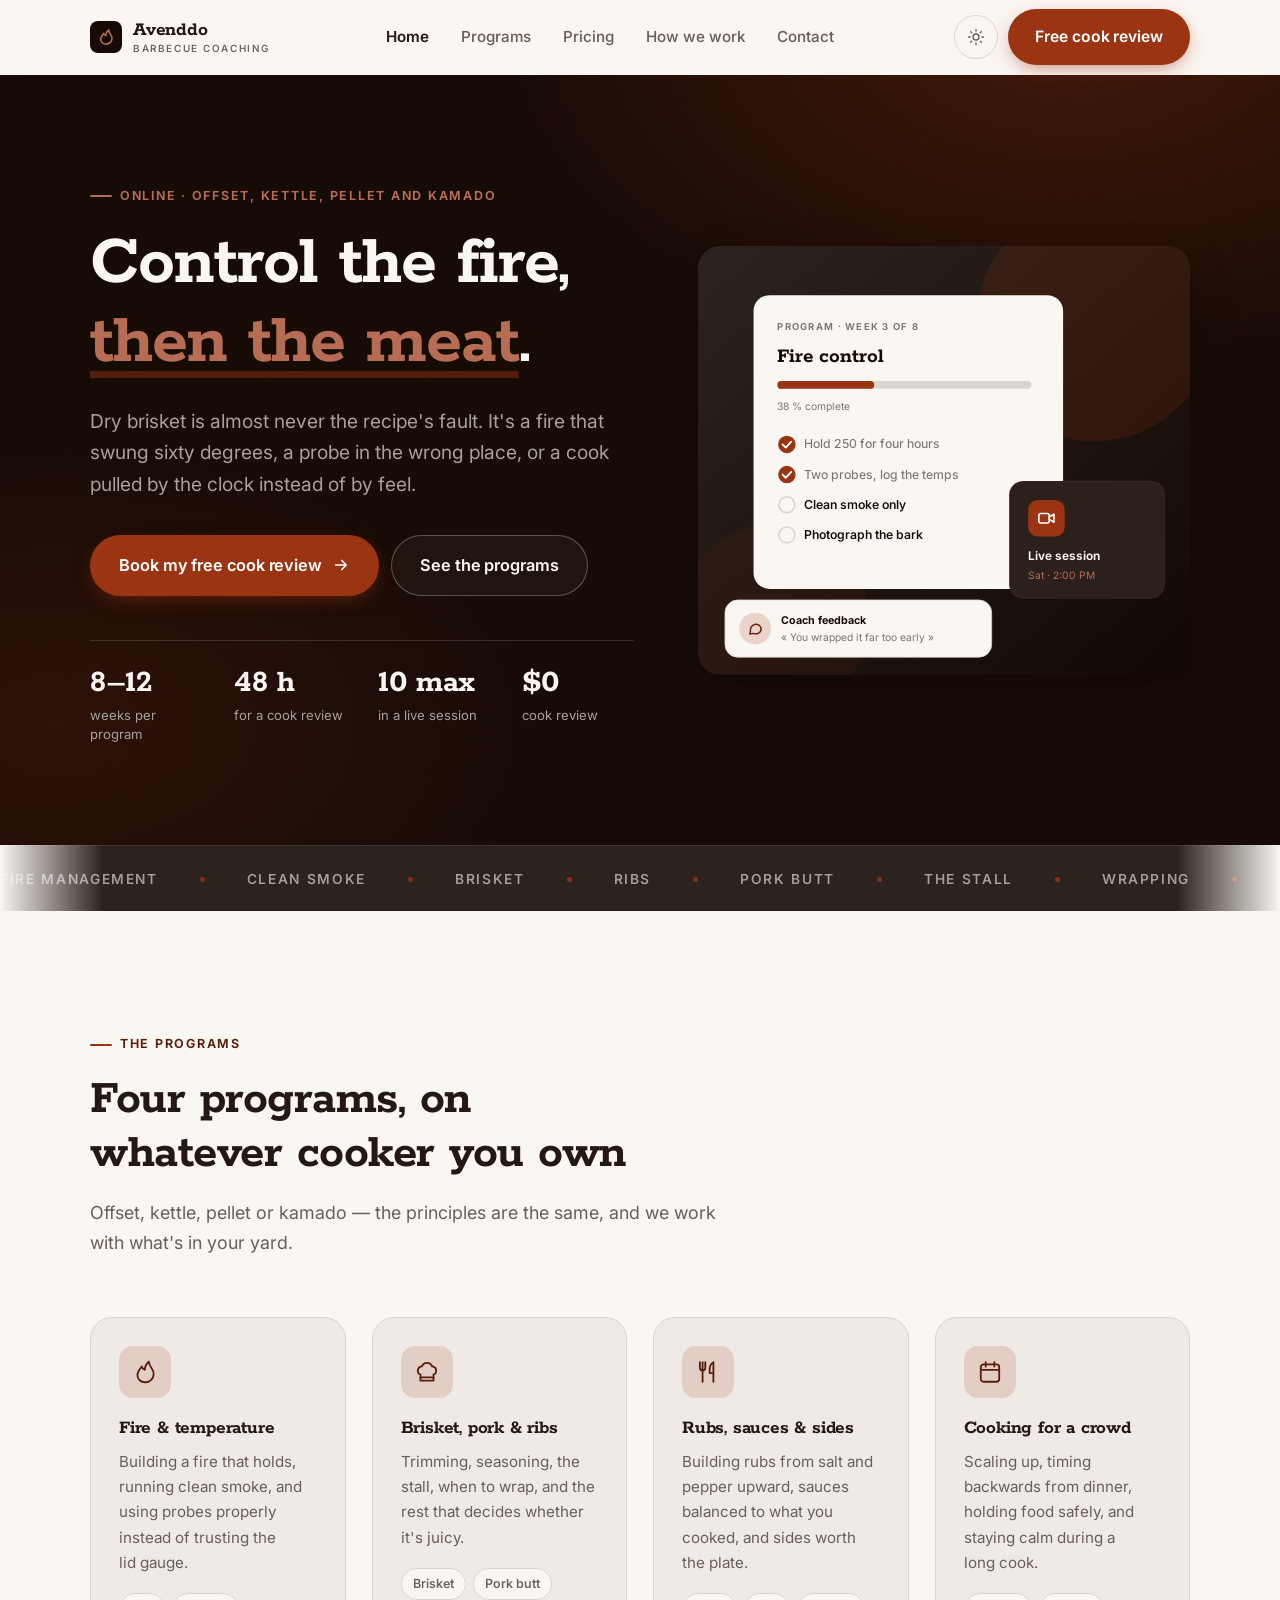
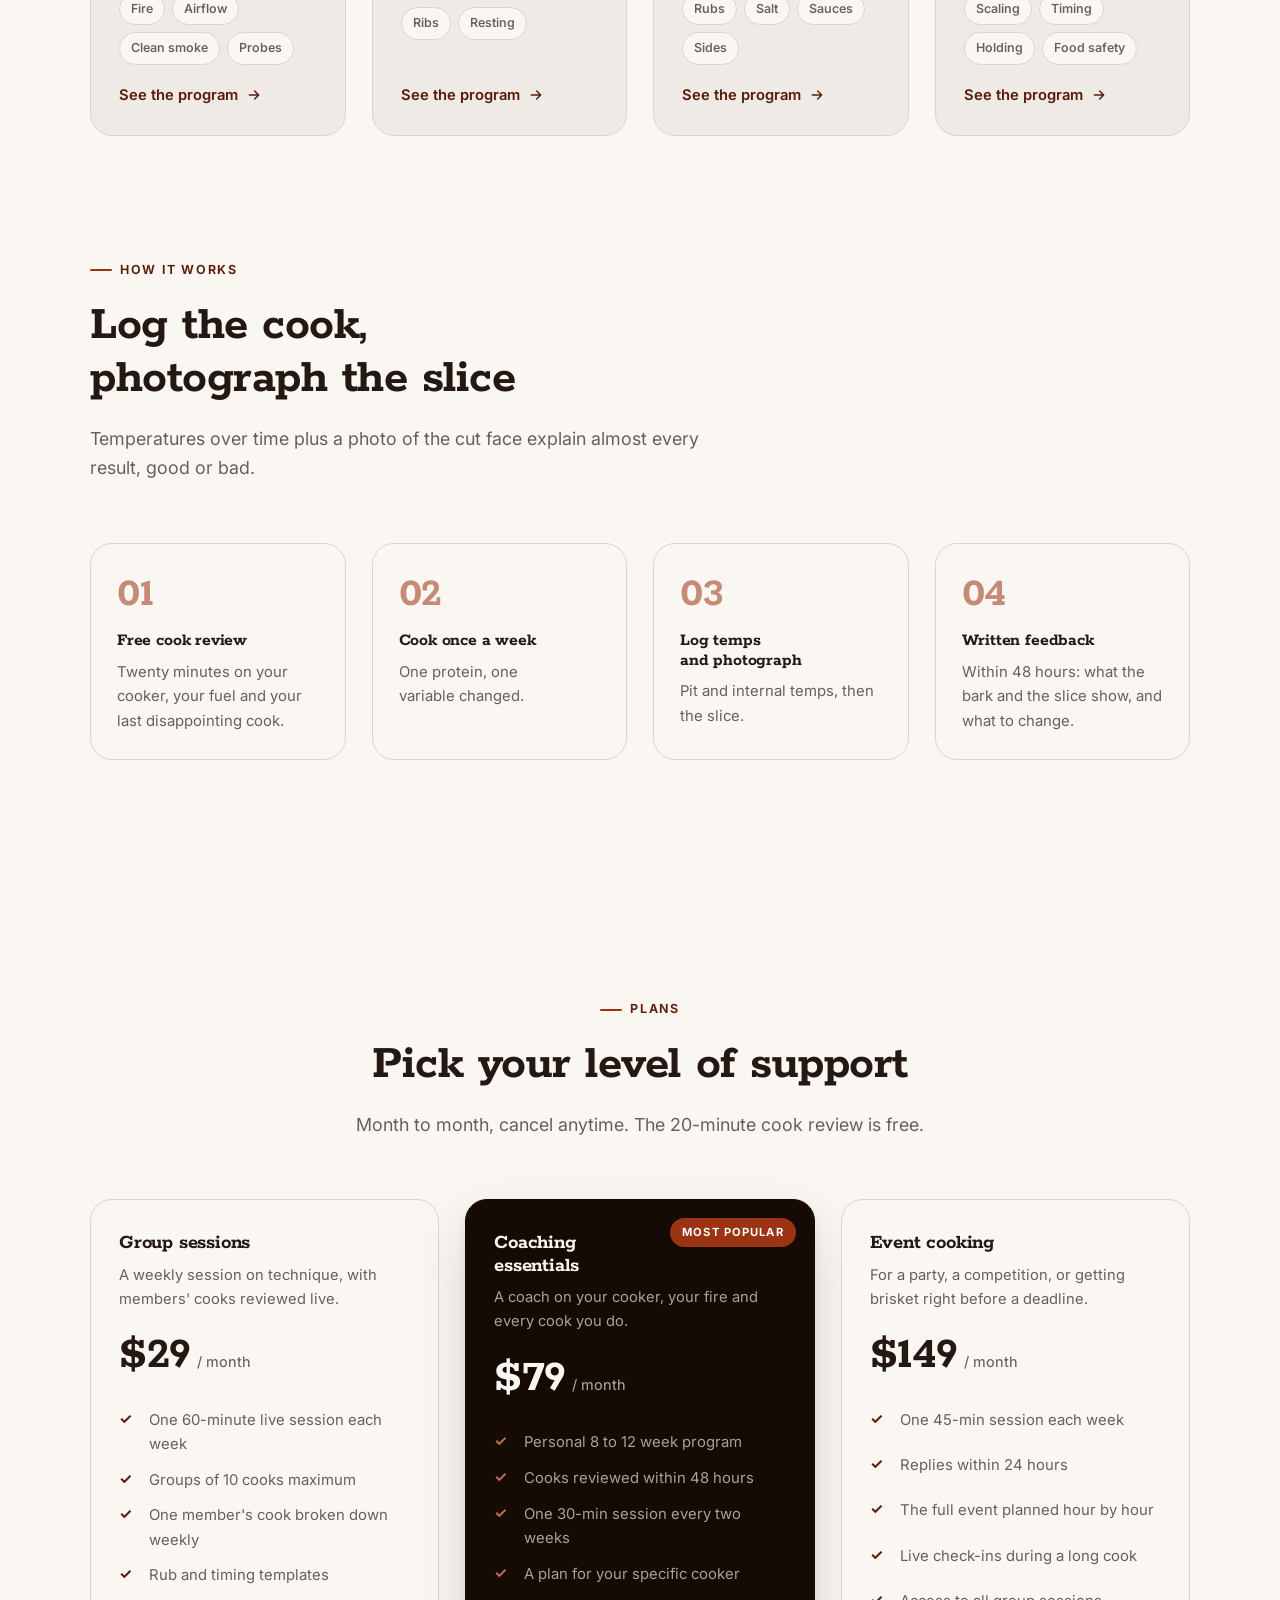
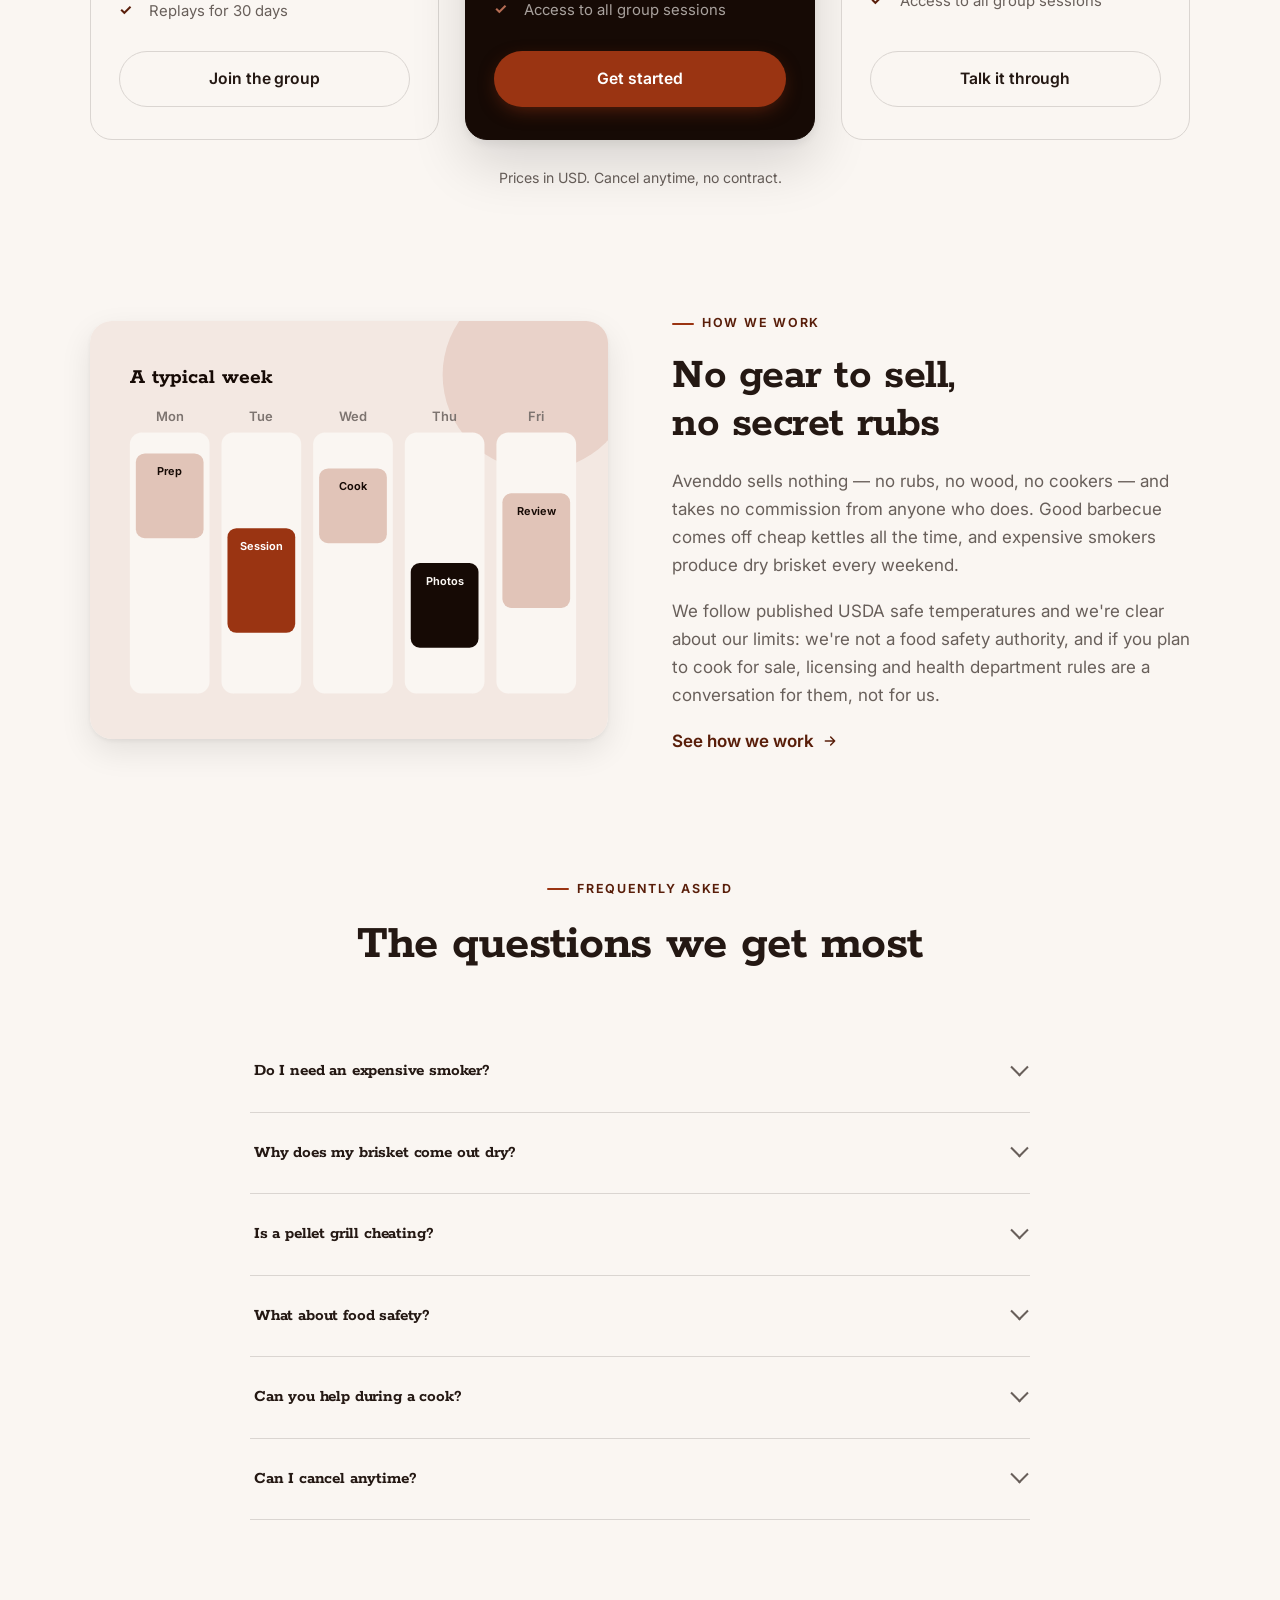
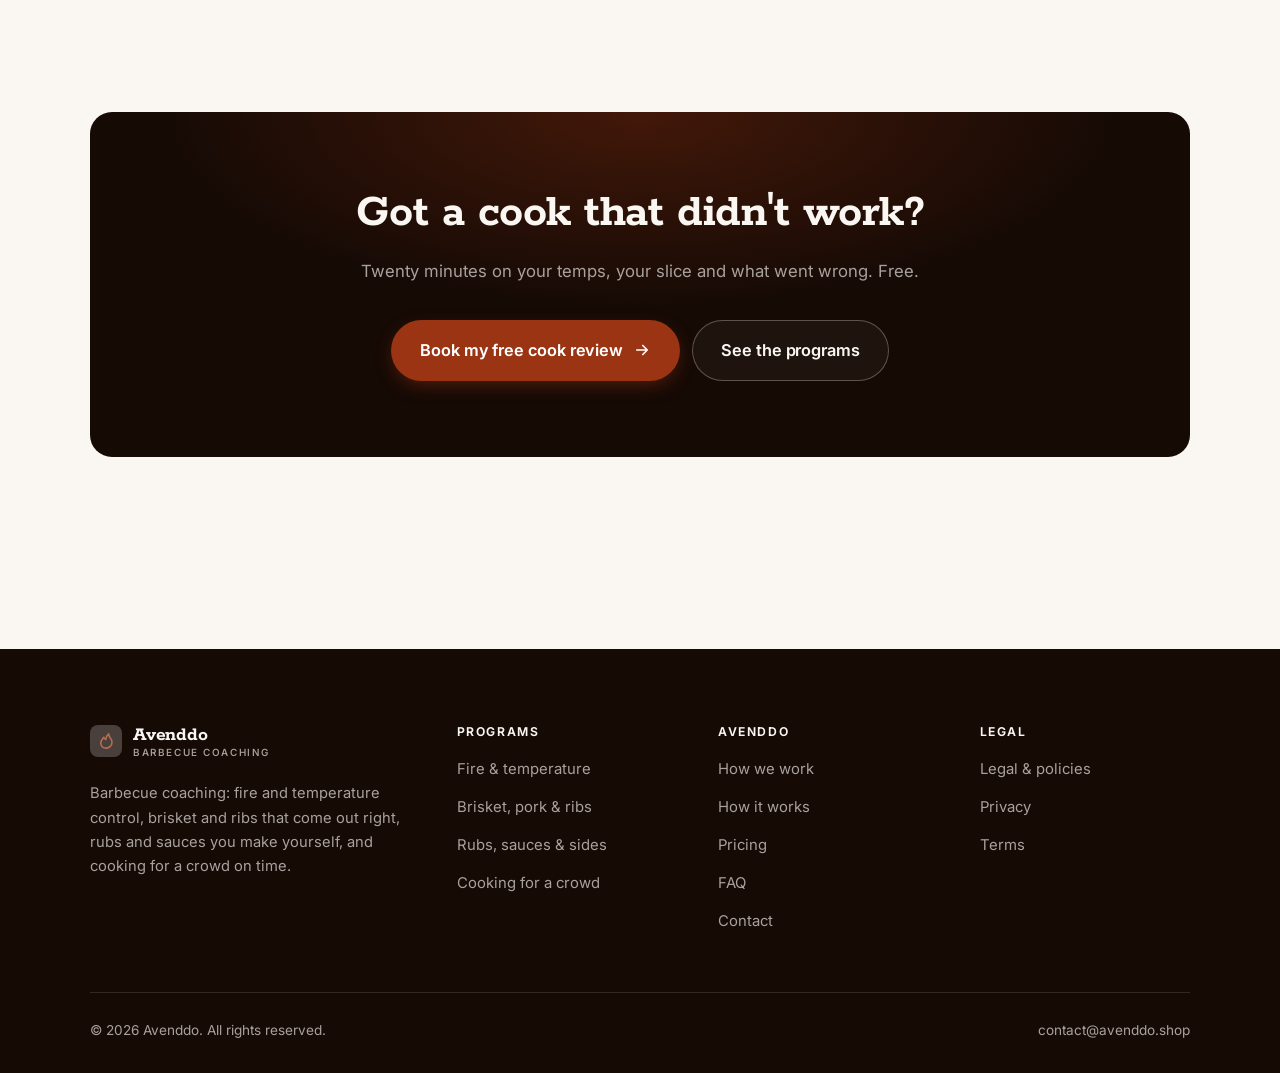
<file: index.html>
<!DOCTYPE html>
<html lang="en" class="no-js">
<head>
<meta charset="utf-8">
<meta name="viewport" content="width=device-width, initial-scale=1">
<title>Avenddo — Barbecue coaching: control the fire, then the meat</title>
<meta name="description" content="Online barbecue and smoking coaching: temperature control on any smoker, brisket, pork and ribs, rubs and sauces, and cooking for a crowd. Photo review of every cook.">
<link rel="canonical" href="https://avenddo.shop/">

<meta property="og:type" content="website">
<meta property="og:url" content="https://avenddo.shop/">
<meta property="og:site_name" content="Avenddo">
<meta property="og:locale" content="en_US">
<meta property="og:title" content="Avenddo — Barbecue coaching: control the fire, then the meat">
<meta property="og:description" content="Online barbecue and smoking coaching: temperature control on any smoker, brisket, pork and ribs, rubs and sauces, and cooking for a crowd. Photo review of every cook.">
<meta name="theme-color" content="#160a05">

<link rel="icon" href="assets/img/favicon.svg" type="image/svg+xml">
<link rel="preconnect" href="https://fonts.googleapis.com">
<link rel="preconnect" href="https://fonts.gstatic.com" crossorigin>
<link rel="stylesheet" href="https://fonts.googleapis.com/css2?family=Rokkitt:wght@400..700&family=Inter:wght@400..700&display=swap">
<link rel="stylesheet" href="assets/css/style.css">

<!-- Thème appliqué avant le premier rendu (évite le flash) -->
<script>
document.documentElement.classList.remove('no-js');
(function(){try{var t=localStorage.getItem('site-theme');if(t){document.documentElement.setAttribute('data-theme',t);}}catch(e){}})();
</script>
<script type="application/ld+json">
{
  "@context": "https://schema.org",
  "@type": "Organization",
  "name": "Avenddo",
  "url": "https://avenddo.shop/",
  "email": "contact@avenddo.shop",
  "description": "Online barbecue and smoking coaching: temperature control on any smoker, brisket, pork and ribs, rubs and sauces, and cooking for a crowd. Photo review of every cook.",
  "areaServed": "US",
  "knowsLanguage": "en"
}
</script>
</head>

<body>
<a class="skip-link" href="#main">Skip to main content</a>

<header class="site-header">
  <nav class="wrap nav" aria-label="Main navigation">
    <a class="brand" href="index.html">
      <svg class="brand__mark" viewBox="0 0 64 64" aria-hidden="true">
        <rect class="bm-bg" width="64" height="64" rx="16"/>
        <g class="bm-ic" transform="translate(14 14) scale(1.5)" fill="none" stroke-width="2.1" stroke-linecap="round" stroke-linejoin="round"><path d="M12 21.5c-4 0-7-2.8-7-6.7 0-3.4 2.4-5.6 4-7.8.6 1.6 1.6 2.6 2.8 3 .2-3.1 1.4-5.6 3.7-7.5.3 3 1.6 4.8 3 6.7 1.1 1.5 1.5 3 1.5 4.6 0 4.2-3.3 7.7-8 7.7z"/></g>
      </svg>
      <span>Avenddo<span class="brand__sub">Barbecue coaching</span></span>
    </a>

    <ul class="nav__links" id="nav-links">
      <li><a href="index.html" aria-current="page">Home</a></li>
      <li><a href="programs.html">Programs</a></li>
      <li><a href="index.html#pricing">Pricing</a></li>
      <li><a href="about.html">How we work</a></li>
      <li><a href="contact.html">Contact</a></li>
      <li><a class="btn btn--primary" href="contact.html">Free cook review</a></li>
    </ul>

    <div class="nav__cta">
      <button class="theme-toggle" type="button" aria-label="Switch to dark theme">
        <svg class="icon-sun" viewBox="0 0 24 24" fill="none" stroke="currentColor" stroke-width="1.8" stroke-linecap="round" aria-hidden="true"><circle cx="12" cy="12" r="4"/><path d="M12 2v2m0 16v2M2 12h2m16 0h2M4.9 4.9l1.4 1.4m11.4 11.4 1.4 1.4M19.1 4.9l-1.4 1.4M6.3 17.7l-1.4 1.4"/></svg>
        <svg class="icon-moon" viewBox="0 0 24 24" fill="none" stroke="currentColor" stroke-width="1.8" stroke-linecap="round" stroke-linejoin="round" aria-hidden="true"><path d="M21 12.8A9 9 0 1 1 11.2 3a7 7 0 0 0 9.8 9.8z"/></svg>
      </button>
      <a class="btn btn--primary" href="contact.html">Free cook review</a>
      <button class="nav__toggle" type="button" aria-expanded="false" aria-controls="nav-links" aria-label="Open menu">
        <svg class="icon-open" viewBox="0 0 24 24" fill="none" stroke="currentColor" stroke-width="2" stroke-linecap="round" aria-hidden="true"><path d="M3 6h18M3 12h18M3 18h18"/></svg>
        <svg class="icon-close" viewBox="0 0 24 24" fill="none" stroke="currentColor" stroke-width="2" stroke-linecap="round" aria-hidden="true"><path d="M6 6l12 12M18 6L6 18"/></svg>
      </button>
    </div>
  </nav>
</header>

<main id="main">

<section class="hero">
  <div class="wrap hero__inner">
    <div>
      <span class="eyebrow hero__eyebrow">Online · Offset, kettle, pellet and kamado</span>
      <h1>Control the fire,<br> <em>then the meat</em>.</h1>
      <p class="hero__lede">Dry brisket is almost never the recipe's fault. It's a fire that swung sixty degrees, a probe in the wrong place, or a cook pulled by the clock instead of by feel.</p>

      <div class="hero__actions">
        <a class="btn btn--primary btn--lg" href="contact.html">Book my free cook review <svg viewBox="0 0 24 24" fill="none" stroke="currentColor" stroke-width="2.2" stroke-linecap="round" stroke-linejoin="round" aria-hidden="true"><path d="M5 12h14M13 6l6 6-6 6"/></svg></a>
        <a class="btn btn--on-dark btn--lg" href="programs.html">See the programs</a>
      </div>

      <ul class="hero__proof">
        <li><span class="stat__num">8–12</span><span class="stat__label">weeks per program</span></li>
        <li><span class="stat__num">48 h</span><span class="stat__label">for a cook review</span></li>
        <li><span class="stat__num">10 max</span><span class="stat__label">in a live session</span></li>
        <li><span class="stat__num">$0</span><span class="stat__label">cook review</span></li>
      </ul>
    </div>

    <div class="hero__art">
      <svg viewBox="0 0 620 540" role="img" aria-label="A barbecue program in week 3 of 8, showing this week's cook, the next live session and coach feedback.">
        <defs>
          <linearGradient id="hbg" x1="0" y1="0" x2="1" y2="1">
            <stop offset="0" stop-color="#2d231e"/><stop offset="1" stop-color="#120804"/>
          </linearGradient>
        </defs>
        <rect width="620" height="540" rx="22" fill="url(#hbg)"/>
        <circle cx="500" cy="96" r="150" fill="#9a3412" opacity=".16"/>
        <circle cx="96" cy="470" r="120" fill="#9a3412" opacity=".08"/>

        <g style="font-family: var(--font-body)">
          <!-- Carte programme -->
          <rect x="70" y="62" width="390" height="370" rx="20" fill="#faf6f2"/>
          <text x="100" y="106" font-size="12" font-weight="650" letter-spacing="1.6" fill="#7d7470">PROGRAM · WEEK 3 OF 8</text>
          <text x="100" y="146" font-size="27" font-weight="700" fill="#160a05" style="font-family: var(--font-display)">Fire control</text>
          <rect x="100" y="170" width="320" height="10" rx="5" fill="#dad5d1"/>
          <rect x="100" y="170" width="122" height="10" rx="5" fill="#9a3412"/>
          <text x="100" y="206" font-size="13" fill="#7d7470">38 % complete</text>
          <circle cx="112" cy="250" r="11" fill="#9a3412"/><path d="M106.5 250l4 4 7-7.5" fill="none" stroke="#ffffff" stroke-width="2.4" stroke-linecap="round" stroke-linejoin="round"/><text x="134" y="255" font-size="15.5" fill="#7d7470" font-weight="450">Hold 250 for four hours</text>
          <circle cx="112" cy="288" r="11" fill="#9a3412"/><path d="M106.5 288l4 4 7-7.5" fill="none" stroke="#ffffff" stroke-width="2.4" stroke-linecap="round" stroke-linejoin="round"/><text x="134" y="293" font-size="15.5" fill="#7d7470" font-weight="450">Two probes, log the temps</text>
          <circle cx="112" cy="326" r="10" fill="none" stroke="#dad5d1" stroke-width="2"/><text x="134" y="331" font-size="15.5" fill="#160a05" font-weight="560">Clean smoke only</text>
          <circle cx="112" cy="364" r="10" fill="none" stroke="#dad5d1" stroke-width="2"/><text x="134" y="369" font-size="15.5" fill="#160a05" font-weight="560">Photograph the bark</text>

          <!-- Carte séance -->
          <rect x="392" y="296" width="196" height="148" rx="18" fill="#2b201c" stroke="#ffffff" stroke-opacity=".08"/>
          <rect x="416" y="320" width="46" height="46" rx="12" fill="#9a3412"/>
          <g transform="translate(427 331)" fill="none" stroke="#ffffff" color="#ffffff" stroke-width="2" stroke-linecap="round" stroke-linejoin="round"><rect x="2.5" y="6" width="13" height="12" rx="2.5"/><path d="M15.5 10.5 21.5 7v10l-6-3.5z"/></g>
          <text x="416" y="396" font-size="15" font-weight="650" fill="#faf6f2">Live session</text>
          <text x="416" y="420" font-size="13" fill="#b66d54">Sat · 2:00 PM</text>

          <!-- Retour du coach -->
          <rect x="34" y="446" width="336" height="72" rx="16" fill="#faf6f2" stroke="#dad5d1"/>
          <circle cx="72" cy="482" r="20" fill="#e9d3ca"/>
          <g transform="translate(62 472) scale(.84)" fill="none" stroke="#64220c" stroke-width="2.2" stroke-linecap="round" stroke-linejoin="round"><path d="M21 12a8 8 0 0 1-11.6 7.1L4 20l1-4.6A8 8 0 1 1 21 12z"/></g>
          <text x="104" y="476" font-size="13.5" font-weight="700" fill="#160a05">Coach feedback</text>
          <text x="104" y="498" font-size="13" fill="#7d7470">« You wrapped it far too early »</text>
        </g>
      </svg>
    </div>
  </div>
</section>

<div class="marquee" aria-hidden="true">
  <div class="marquee__track"><span>Fire management</span><span>Clean smoke</span><span>Brisket</span><span>Ribs</span><span>Pork butt</span><span>The stall</span><span>Wrapping</span><span>Bark</span><span>Rubs</span><span>Resting</span><span>Fire management</span><span>Clean smoke</span><span>Brisket</span><span>Ribs</span><span>Pork butt</span><span>The stall</span><span>Wrapping</span><span>Bark</span><span>Rubs</span><span>Resting</span></div>
</div>

<section class="section wrap" id="programs">
  <div class="section-head reveal">
    <span class="eyebrow">The programs</span>
    <h2>Four programs, on whatever cooker you own</h2>
    <p>Offset, kettle, pellet or kamado — the principles are the same, and we work with what's in your yard.</p>
  </div>
  <div class="grid grid--4 reveal-group">
    <a class="card" href="programs.html#fire">
      <div class="card__icon"><svg viewBox="0 0 24 24" fill="none" stroke="currentColor" stroke-width="1.7" stroke-linecap="round" stroke-linejoin="round" aria-hidden="true"><path d="M12 21.5c-4 0-7-2.8-7-6.7 0-3.4 2.4-5.6 4-7.8.6 1.6 1.6 2.6 2.8 3 .2-3.1 1.4-5.6 3.7-7.5.3 3 1.6 4.8 3 6.7 1.1 1.5 1.5 3 1.5 4.6 0 4.2-3.3 7.7-8 7.7z"/></svg></div>
      <h3>Fire &amp; temperature</h3>
      <p>Building a fire that holds, running clean smoke, and using probes properly instead of trusting the lid gauge.</p>
      <ul class="tags"><li>Fire</li><li>Airflow</li><li>Clean smoke</li><li>Probes</li></ul>
      <span class="arrow-link">See the program <svg viewBox="0 0 24 24" fill="none" stroke="currentColor" stroke-width="2.2" stroke-linecap="round" stroke-linejoin="round" aria-hidden="true"><path d="M5 12h14M13 6l6 6-6 6"/></svg></span>
    </a>
    <a class="card" href="programs.html#meats">
      <div class="card__icon"><svg viewBox="0 0 24 24" fill="none" stroke="currentColor" stroke-width="1.7" stroke-linecap="round" stroke-linejoin="round" aria-hidden="true"><path d="M6 14.5A4 4 0 0 1 7.3 6.8a5 5 0 0 1 9.4 0A4 4 0 0 1 18 14.5V20H6z"/><path d="M6 17h12"/></svg></div>
      <h3>Brisket, pork &amp; ribs</h3>
      <p>Trimming, seasoning, the stall, when to wrap, and the rest that decides whether it's juicy.</p>
      <ul class="tags"><li>Brisket</li><li>Pork butt</li><li>Ribs</li><li>Resting</li></ul>
      <span class="arrow-link">See the program <svg viewBox="0 0 24 24" fill="none" stroke="currentColor" stroke-width="2.2" stroke-linecap="round" stroke-linejoin="round" aria-hidden="true"><path d="M5 12h14M13 6l6 6-6 6"/></svg></span>
    </a>
    <a class="card" href="programs.html#flavor">
      <div class="card__icon"><svg viewBox="0 0 24 24" fill="none" stroke="currentColor" stroke-width="1.7" stroke-linecap="round" stroke-linejoin="round" aria-hidden="true"><path d="M7 3v8M4.5 3v5a2.5 2.5 0 0 0 5 0V3M7 11v10M17 21V3c-2.2 1.2-3.5 3.6-3.5 7v3H17"/></svg></div>
      <h3>Rubs, sauces &amp; sides</h3>
      <p>Building rubs from salt and pepper upward, sauces balanced to what you cooked, and sides worth the plate.</p>
      <ul class="tags"><li>Rubs</li><li>Salt</li><li>Sauces</li><li>Sides</li></ul>
      <span class="arrow-link">See the program <svg viewBox="0 0 24 24" fill="none" stroke="currentColor" stroke-width="2.2" stroke-linecap="round" stroke-linejoin="round" aria-hidden="true"><path d="M5 12h14M13 6l6 6-6 6"/></svg></span>
    </a>
    <a class="card" href="programs.html#crowd">
      <div class="card__icon"><svg viewBox="0 0 24 24" fill="none" stroke="currentColor" stroke-width="1.7" stroke-linecap="round" stroke-linejoin="round" aria-hidden="true"><rect x="3.5" y="5" width="17" height="16" rx="2.5"/><path d="M8 3v4M16 3v4M3.5 10h17"/></svg></div>
      <h3>Cooking for a crowd</h3>
      <p>Scaling up, timing backwards from dinner, holding food safely, and staying calm during a long cook.</p>
      <ul class="tags"><li>Scaling</li><li>Timing</li><li>Holding</li><li>Food safety</li></ul>
      <span class="arrow-link">See the program <svg viewBox="0 0 24 24" fill="none" stroke="currentColor" stroke-width="2.2" stroke-linecap="round" stroke-linejoin="round" aria-hidden="true"><path d="M5 12h14M13 6l6 6-6 6"/></svg></span>
    </a>
  </div>
</section>

<section class="section section--flush wrap" id="how-it-works">
  <div class="section-head reveal">
    <span class="eyebrow">How it works</span>
    <h2>Log the cook, photograph the slice</h2>
    <p>Temperatures over time plus a photo of the cut face explain almost every result, good or bad.</p>
  </div>
  <div class="grid grid--4 steps reveal-group">
    <article class="step">
      <h3>Free cook review</h3>
      <p>Twenty minutes on your cooker, your fuel and your last disappointing cook.</p>
    </article>
    <article class="step">
      <h3>Cook once a week</h3>
      <p>One protein, one variable changed.</p>
    </article>
    <article class="step">
      <h3>Log temps and photograph</h3>
      <p>Pit and internal temps, then the slice.</p>
    </article>
    <article class="step">
      <h3>Written feedback</h3>
      <p>Within 48 hours: what the bark and the slice show, and what to change.</p>
    </article>
  </div>
</section>

<section class="section wrap" id="pricing">
  <div class="section-head section-head--center reveal">
    <span class="eyebrow">Plans</span>
    <h2>Pick your level of support</h2>
    <p>Month to month, cancel anytime. The 20-minute cook review is free.</p>
  </div>
  <div class="grid grid--3 plans reveal-group">
    <article class="plan">
      
      <h3>Group sessions</h3>
      <p class="plan__desc">A weekly session on technique, with members' cooks reviewed live.</p>
      <p class="plan__price">$29<span class="plan__period">/ month</span></p>
      <ul class="plan__features">
        <li>One 60-minute live session each week</li>
        <li>Groups of 10 cooks maximum</li>
        <li>One member's cook broken down weekly</li>
        <li>Rub and timing templates</li>
        <li>Replays for 30 days</li>
      </ul>
      <a class="btn btn--ghost btn--block" href="contact.html">Join the group</a>
    </article>
    <article class="plan plan--featured">
      <span class="plan__tag">Most popular</span>
      <h3>Coaching essentials</h3>
      <p class="plan__desc">A coach on your cooker, your fire and every cook you do.</p>
      <p class="plan__price">$79<span class="plan__period">/ month</span></p>
      <ul class="plan__features">
        <li>Personal 8 to 12 week program</li>
        <li>Cooks reviewed within 48 hours</li>
        <li>One 30-min session every two weeks</li>
        <li>A plan for your specific cooker</li>
        <li>Access to all group sessions</li>
      </ul>
      <a class="btn btn--primary btn--block" href="contact.html">Get started</a>
    </article>
    <article class="plan">
      
      <h3>Event cooking</h3>
      <p class="plan__desc">For a party, a competition, or getting brisket right before a deadline.</p>
      <p class="plan__price">$149<span class="plan__period">/ month</span></p>
      <ul class="plan__features">
        <li>One 45-min session each week</li>
        <li>Replies within 24 hours</li>
        <li>The full event planned hour by hour</li>
        <li>Live check-ins during a long cook</li>
        <li>Access to all group sessions</li>
      </ul>
      <a class="btn btn--ghost btn--block" href="contact.html">Talk it through</a>
    </article>
  </div>
  <p class="plans-note">Prices in USD. Cancel anytime, no contract.</p>
</section>

<section class="section section--flush wrap">
  <div class="split reveal">
    <div class="split__art">
      <svg viewBox="0 0 520 420" role="img" aria-label="Example of a typical week: Prep, Session, Cook, Photos, Review.">
        <rect width="520" height="420" rx="20" fill="#f3e8e2"/>
        <circle cx="450" cy="54" r="96" fill="#9a3412" opacity=".12"/>
        <g style="font-family: var(--font-body)">
        <text x="40" y="62" font-size="22" font-weight="700" fill="#160a05" style="font-family: var(--font-display)">A typical week</text>
        <text x="80" y="100" text-anchor="middle" font-size="13" font-weight="600" fill="#7d7470">Mon</text>
        <rect x="40" y="112" width="80" height="262" rx="12" fill="#faf6f2"/>
        <rect x="46" y="133" width="68" height="85" rx="9" fill="#e1c4b8"/>
        <text x="80" y="155" text-anchor="middle" font-size="11" font-weight="650" fill="#160a05">Prep</text>
        <text x="172" y="100" text-anchor="middle" font-size="13" font-weight="600" fill="#7d7470">Tue</text>
        <rect x="132" y="112" width="80" height="262" rx="12" fill="#faf6f2"/>
        <rect x="138" y="208" width="68" height="105" rx="9" fill="#9a3412"/>
        <text x="172" y="230" text-anchor="middle" font-size="11" font-weight="650" fill="#ffffff">Session</text>
        <text x="264" y="100" text-anchor="middle" font-size="13" font-weight="600" fill="#7d7470">Wed</text>
        <rect x="224" y="112" width="80" height="262" rx="12" fill="#faf6f2"/>
        <rect x="230" y="148" width="68" height="75" rx="9" fill="#e1c4b8"/>
        <text x="264" y="170" text-anchor="middle" font-size="11" font-weight="650" fill="#160a05">Cook</text>
        <text x="356" y="100" text-anchor="middle" font-size="13" font-weight="600" fill="#7d7470">Thu</text>
        <rect x="316" y="112" width="80" height="262" rx="12" fill="#faf6f2"/>
        <rect x="322" y="243" width="68" height="85" rx="9" fill="#160a05"/>
        <text x="356" y="265" text-anchor="middle" font-size="11" font-weight="650" fill="#faf6f2">Photos</text>
        <text x="448" y="100" text-anchor="middle" font-size="13" font-weight="600" fill="#7d7470">Fri</text>
        <rect x="408" y="112" width="80" height="262" rx="12" fill="#faf6f2"/>
        <rect x="414" y="173" width="68" height="115" rx="9" fill="#e1c4b8"/>
        <text x="448" y="195" text-anchor="middle" font-size="11" font-weight="650" fill="#160a05">Review</text>
        </g>
      </svg>
    </div>
    <div>
      <span class="eyebrow">How we work</span>
      <h2>No gear to sell, no secret rubs</h2>
      <p>Avenddo sells nothing — no rubs, no wood, no cookers — and takes no commission from anyone who does. Good barbecue comes off cheap kettles all the time, and expensive smokers produce dry brisket every weekend.</p>
      <p>We follow published USDA safe temperatures and we're clear about our limits: we're not a food safety authority, and if you plan to cook for sale, licensing and health department rules are a conversation for them, not for us.</p>
      <p><a class="arrow-link" href="about.html">See how we work <svg viewBox="0 0 24 24" fill="none" stroke="currentColor" stroke-width="2.2" stroke-linecap="round" stroke-linejoin="round" aria-hidden="true"><path d="M5 12h14M13 6l6 6-6 6"/></svg></a></p>
    </div>
  </div>
</section>

<section class="section section--flush wrap" id="faq">
  <div class="section-head section-head--center reveal">
    <span class="eyebrow">Frequently asked</span>
    <h2>The questions we get most</h2>
  </div>
  <div class="faq reveal">
    <details>
      <summary>Do I need an expensive smoker?</summary>
      <p>No. A kettle with two zones cooks excellent barbecue, and we coach on whatever you own. We sell nothing and take no commission.</p>
    </details>
    <details>
      <summary>Why does my brisket come out dry?</summary>
      <p>Usually pulled by time rather than feel, or rested for twenty minutes instead of two hours. Send your temp log and we'll tell you which.</p>
    </details>
    <details>
      <summary>Is a pellet grill cheating?</summary>
      <p>No, it's a different tool. It automates fire control, which means we spend your coaching time on trimming, seasoning and timing instead.</p>
    </details>
    <details>
      <summary>What about food safety?</summary>
      <p>We follow published USDA temperatures and cover safe holding. We're coaches, not inspectors — for cooking commercially, talk to your health department.</p>
    </details>
    <details>
      <summary>Can you help during a cook?</summary>
      <p>Yes, on the event plan. A check-in when the stall hits at 2 AM is often exactly what people need.</p>
    </details>
    <details>
      <summary>Can I cancel anytime?</summary>
      <p>Yes. No contract, no minimum term. Access stays open until the end of the month you already paid for.</p>
    </details>
  </div>
</section>

<section class="wrap section--tight">
  <div class="cta-band reveal">
    <h2>Got a cook that didn't work?</h2>
    <p>Twenty minutes on your temps, your slice and what went wrong. Free.</p>
    <div class="hero__actions">
      <a class="btn btn--primary btn--lg" href="contact.html">Book my free cook review <svg viewBox="0 0 24 24" fill="none" stroke="currentColor" stroke-width="2.2" stroke-linecap="round" stroke-linejoin="round" aria-hidden="true"><path d="M5 12h14M13 6l6 6-6 6"/></svg></a>
      <a class="btn btn--on-dark btn--lg" href="programs.html">See the programs</a>
    </div>
  </div>
</section>

</main>

<footer class="site-footer">
  <div class="wrap">
    <div class="footer__grid">
      <div class="footer__brand">
        <a class="brand" href="index.html">
          <svg class="brand__mark" viewBox="0 0 64 64" aria-hidden="true">
        <rect class="bm-bg" width="64" height="64" rx="16"/>
        <g class="bm-ic" transform="translate(14 14) scale(1.5)" fill="none" stroke-width="2.1" stroke-linecap="round" stroke-linejoin="round"><path d="M12 21.5c-4 0-7-2.8-7-6.7 0-3.4 2.4-5.6 4-7.8.6 1.6 1.6 2.6 2.8 3 .2-3.1 1.4-5.6 3.7-7.5.3 3 1.6 4.8 3 6.7 1.1 1.5 1.5 3 1.5 4.6 0 4.2-3.3 7.7-8 7.7z"/></g>
      </svg>
          <span>Avenddo<span class="brand__sub">Barbecue coaching</span></span>
        </a>
        <p>Barbecue coaching: fire and temperature control, brisket and ribs that come out right, rubs and sauces you make yourself, and cooking for a crowd on time.</p>
      </div>

      <div class="footer__col">
        <h4>Programs</h4>
        <ul>
          <li><a href="programs.html#fire">Fire &amp; temperature</a></li>
          <li><a href="programs.html#meats">Brisket, pork &amp; ribs</a></li>
          <li><a href="programs.html#flavor">Rubs, sauces &amp; sides</a></li>
          <li><a href="programs.html#crowd">Cooking for a crowd</a></li>
        </ul>
      </div>

      <div class="footer__col">
        <h4>Avenddo</h4>
        <ul>
          <li><a href="about.html">How we work</a></li>
          <li><a href="index.html#how-it-works">How it works</a></li>
          <li><a href="index.html#pricing">Pricing</a></li>
          <li><a href="index.html#faq">FAQ</a></li>
          <li><a href="contact.html">Contact</a></li>
        </ul>
      </div>

      <div class="footer__col">
        <h4>Legal</h4>
        <ul>
          <li><a href="legal.html">Legal &amp; policies</a></li>
          <li><a href="legal.html#privacy">Privacy</a></li>
          <li><a href="legal.html#terms">Terms</a></li>
        </ul>
      </div>
    </div>

    <div class="footer__bottom">
      <p>© <span data-year>2026</span> Avenddo. All rights reserved.</p>
      <p><a href="mailto:contact@avenddo.shop">contact@avenddo.shop</a></p>
    </div>
  </div>
</footer>

<script src="assets/js/main.js" defer></script>
</body>
</html>
</file>
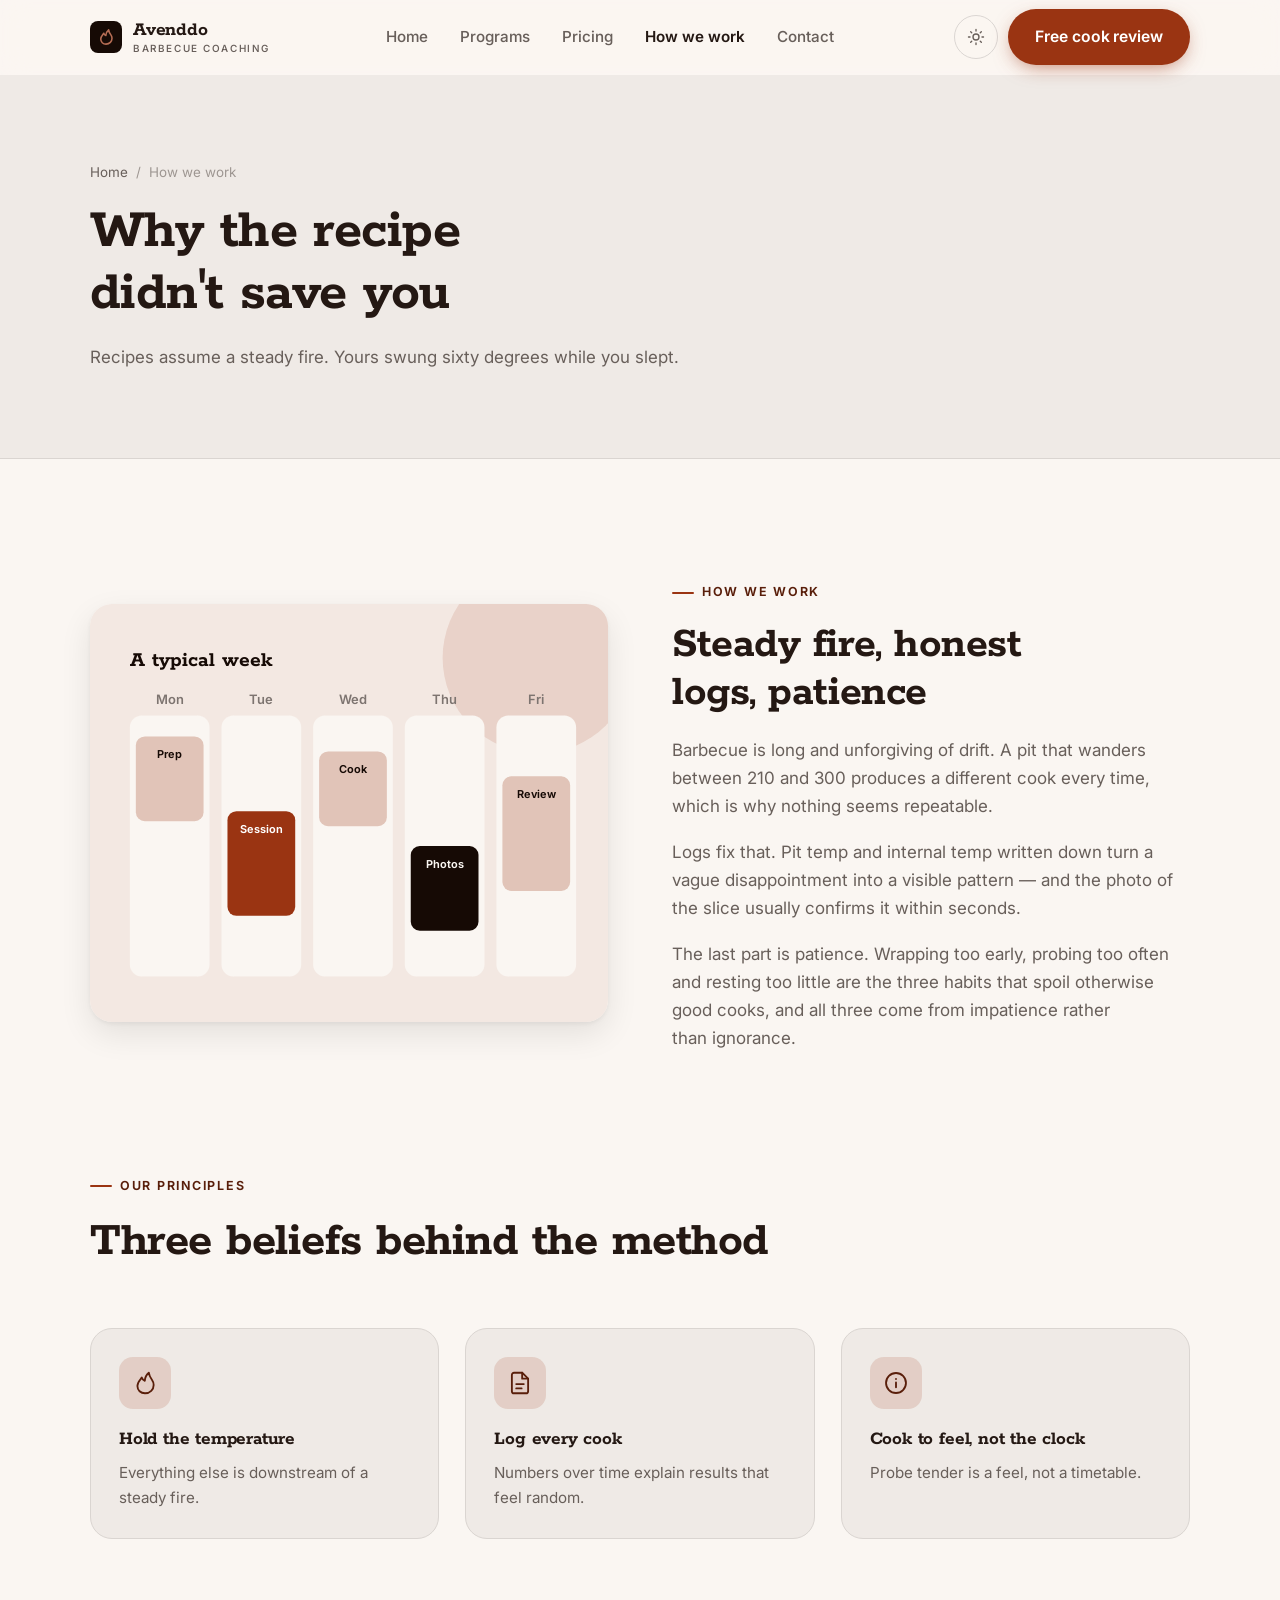
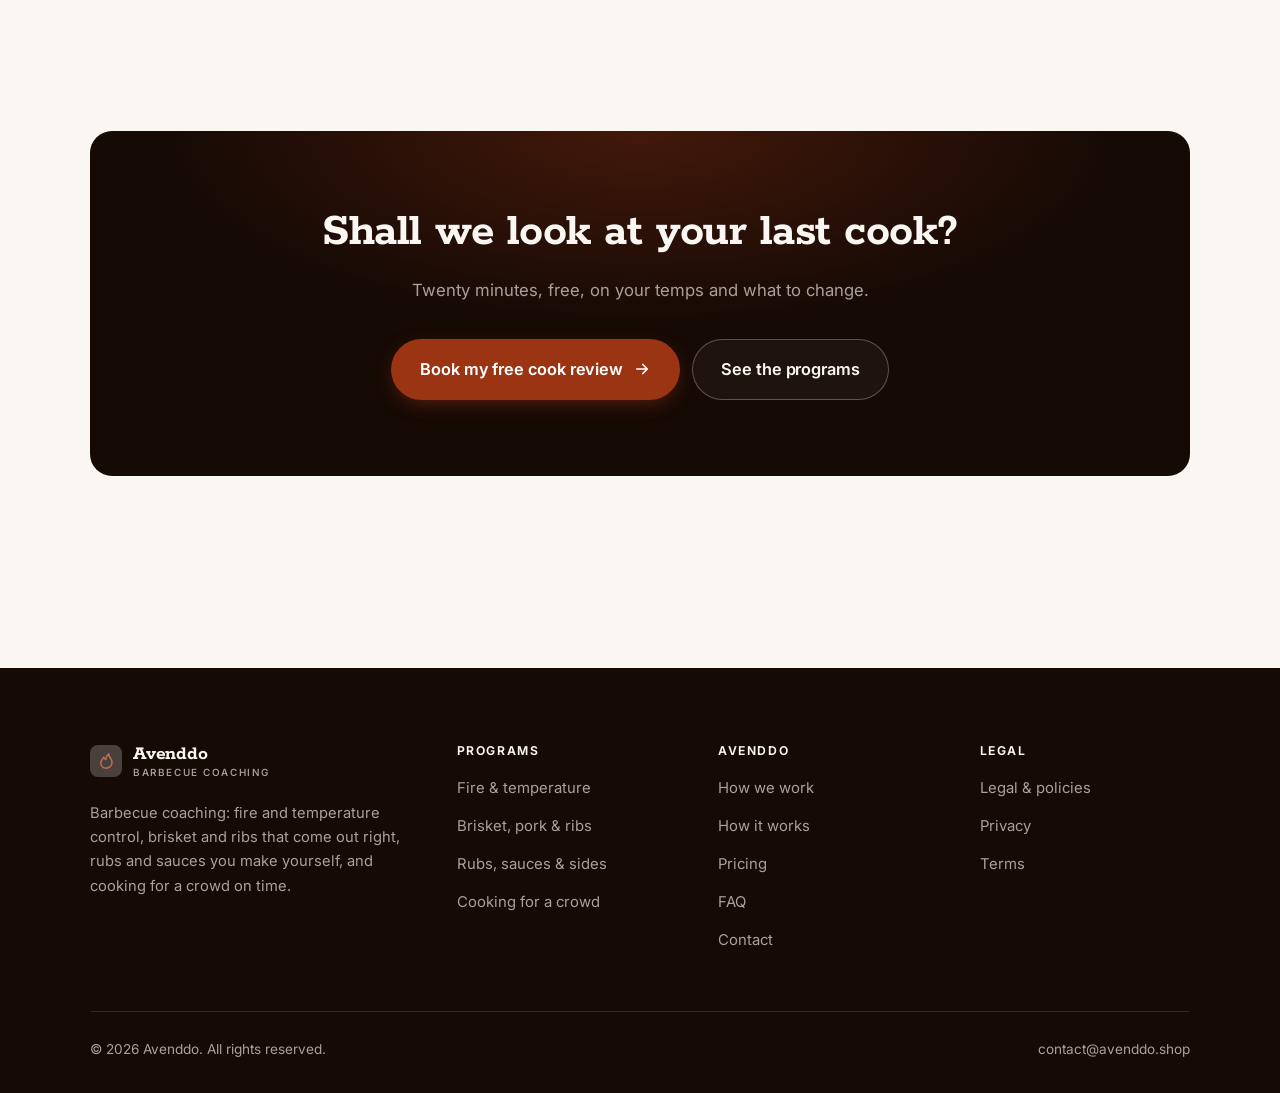
<file: about.html>
<!DOCTYPE html>
<html lang="en" class="no-js">
<head>
<meta charset="utf-8">
<meta name="viewport" content="width=device-width, initial-scale=1">
<title>How we work — Avenddo</title>
<meta name="description" content="Why barbecue is a temperature discipline, and how Avenddo coaches from your cook logs.">
<link rel="canonical" href="https://avenddo.shop/about.html">

<meta property="og:type" content="website">
<meta property="og:url" content="https://avenddo.shop/about.html">
<meta property="og:site_name" content="Avenddo">
<meta property="og:locale" content="en_US">
<meta property="og:title" content="How we work — Avenddo">
<meta property="og:description" content="Why barbecue is a temperature discipline, and how Avenddo coaches from your cook logs.">
<meta name="theme-color" content="#160a05">

<link rel="icon" href="assets/img/favicon.svg" type="image/svg+xml">
<link rel="preconnect" href="https://fonts.googleapis.com">
<link rel="preconnect" href="https://fonts.gstatic.com" crossorigin>
<link rel="stylesheet" href="https://fonts.googleapis.com/css2?family=Rokkitt:wght@400..700&family=Inter:wght@400..700&display=swap">
<link rel="stylesheet" href="assets/css/style.css">

<!-- Thème appliqué avant le premier rendu (évite le flash) -->
<script>
document.documentElement.classList.remove('no-js');
(function(){try{var t=localStorage.getItem('site-theme');if(t){document.documentElement.setAttribute('data-theme',t);}}catch(e){}})();
</script>
</head>

<body>
<a class="skip-link" href="#main">Skip to main content</a>

<header class="site-header">
  <nav class="wrap nav" aria-label="Main navigation">
    <a class="brand" href="index.html">
      <svg class="brand__mark" viewBox="0 0 64 64" aria-hidden="true">
        <rect class="bm-bg" width="64" height="64" rx="16"/>
        <g class="bm-ic" transform="translate(14 14) scale(1.5)" fill="none" stroke-width="2.1" stroke-linecap="round" stroke-linejoin="round"><path d="M12 21.5c-4 0-7-2.8-7-6.7 0-3.4 2.4-5.6 4-7.8.6 1.6 1.6 2.6 2.8 3 .2-3.1 1.4-5.6 3.7-7.5.3 3 1.6 4.8 3 6.7 1.1 1.5 1.5 3 1.5 4.6 0 4.2-3.3 7.7-8 7.7z"/></g>
      </svg>
      <span>Avenddo<span class="brand__sub">Barbecue coaching</span></span>
    </a>

    <ul class="nav__links" id="nav-links">
      <li><a href="index.html">Home</a></li>
      <li><a href="programs.html">Programs</a></li>
      <li><a href="index.html#pricing">Pricing</a></li>
      <li><a href="about.html" aria-current="page">How we work</a></li>
      <li><a href="contact.html">Contact</a></li>
      <li><a class="btn btn--primary" href="contact.html">Free cook review</a></li>
    </ul>

    <div class="nav__cta">
      <button class="theme-toggle" type="button" aria-label="Switch to dark theme">
        <svg class="icon-sun" viewBox="0 0 24 24" fill="none" stroke="currentColor" stroke-width="1.8" stroke-linecap="round" aria-hidden="true"><circle cx="12" cy="12" r="4"/><path d="M12 2v2m0 16v2M2 12h2m16 0h2M4.9 4.9l1.4 1.4m11.4 11.4 1.4 1.4M19.1 4.9l-1.4 1.4M6.3 17.7l-1.4 1.4"/></svg>
        <svg class="icon-moon" viewBox="0 0 24 24" fill="none" stroke="currentColor" stroke-width="1.8" stroke-linecap="round" stroke-linejoin="round" aria-hidden="true"><path d="M21 12.8A9 9 0 1 1 11.2 3a7 7 0 0 0 9.8 9.8z"/></svg>
      </button>
      <a class="btn btn--primary" href="contact.html">Free cook review</a>
      <button class="nav__toggle" type="button" aria-expanded="false" aria-controls="nav-links" aria-label="Open menu">
        <svg class="icon-open" viewBox="0 0 24 24" fill="none" stroke="currentColor" stroke-width="2" stroke-linecap="round" aria-hidden="true"><path d="M3 6h18M3 12h18M3 18h18"/></svg>
        <svg class="icon-close" viewBox="0 0 24 24" fill="none" stroke="currentColor" stroke-width="2" stroke-linecap="round" aria-hidden="true"><path d="M6 6l12 12M18 6L6 18"/></svg>
      </button>
    </div>
  </nav>
</header>

<main id="main">

<section class="page-head">
  <div class="wrap">
    <nav class="breadcrumb" aria-label="Breadcrumb">
      <a href="index.html">Home</a><span>/</span><span aria-current="page">How we work</span>
    </nav>
    <h1>Why the recipe didn't save you</h1>
    <p>Recipes assume a steady fire. Yours swung sixty degrees while you slept.</p>
  </div>
</section>

<section class="section wrap">
  <div class="split reveal">
    <div class="split__art">
      <svg viewBox="0 0 520 420" role="img" aria-label="Example of a typical week: Prep, Session, Cook, Photos, Review.">
        <rect width="520" height="420" rx="20" fill="#f3e8e2"/>
        <circle cx="450" cy="54" r="96" fill="#9a3412" opacity=".12"/>
        <g style="font-family: var(--font-body)">
        <text x="40" y="62" font-size="22" font-weight="700" fill="#160a05" style="font-family: var(--font-display)">A typical week</text>
        <text x="80" y="100" text-anchor="middle" font-size="13" font-weight="600" fill="#7d7470">Mon</text>
        <rect x="40" y="112" width="80" height="262" rx="12" fill="#faf6f2"/>
        <rect x="46" y="133" width="68" height="85" rx="9" fill="#e1c4b8"/>
        <text x="80" y="155" text-anchor="middle" font-size="11" font-weight="650" fill="#160a05">Prep</text>
        <text x="172" y="100" text-anchor="middle" font-size="13" font-weight="600" fill="#7d7470">Tue</text>
        <rect x="132" y="112" width="80" height="262" rx="12" fill="#faf6f2"/>
        <rect x="138" y="208" width="68" height="105" rx="9" fill="#9a3412"/>
        <text x="172" y="230" text-anchor="middle" font-size="11" font-weight="650" fill="#ffffff">Session</text>
        <text x="264" y="100" text-anchor="middle" font-size="13" font-weight="600" fill="#7d7470">Wed</text>
        <rect x="224" y="112" width="80" height="262" rx="12" fill="#faf6f2"/>
        <rect x="230" y="148" width="68" height="75" rx="9" fill="#e1c4b8"/>
        <text x="264" y="170" text-anchor="middle" font-size="11" font-weight="650" fill="#160a05">Cook</text>
        <text x="356" y="100" text-anchor="middle" font-size="13" font-weight="600" fill="#7d7470">Thu</text>
        <rect x="316" y="112" width="80" height="262" rx="12" fill="#faf6f2"/>
        <rect x="322" y="243" width="68" height="85" rx="9" fill="#160a05"/>
        <text x="356" y="265" text-anchor="middle" font-size="11" font-weight="650" fill="#faf6f2">Photos</text>
        <text x="448" y="100" text-anchor="middle" font-size="13" font-weight="600" fill="#7d7470">Fri</text>
        <rect x="408" y="112" width="80" height="262" rx="12" fill="#faf6f2"/>
        <rect x="414" y="173" width="68" height="115" rx="9" fill="#e1c4b8"/>
        <text x="448" y="195" text-anchor="middle" font-size="11" font-weight="650" fill="#160a05">Review</text>
        </g>
      </svg>
    </div>
    <div>
      <span class="eyebrow">How we work</span>
      <h2>Steady fire, honest logs, patience</h2>
      <p>Barbecue is long and unforgiving of drift. A pit that wanders between 210 and 300 produces a different cook every time, which is why nothing seems repeatable.</p>
      <p>Logs fix that. Pit temp and internal temp written down turn a vague disappointment into a visible pattern — and the photo of the slice usually confirms it within seconds.</p>
      <p>The last part is patience. Wrapping too early, probing too often and resting too little are the three habits that spoil otherwise good cooks, and all three come from impatience rather than ignorance.</p>
      <!--
        TO DO: add a short introduction of the coach (name, real background),
        with a photo if possible. Do not invent credentials — see README.md.
      -->
    </div>
  </div>
</section>

<section class="section section--flush wrap">
  <div class="section-head reveal">
    <span class="eyebrow">Our principles</span>
    <h2>Three beliefs behind the method</h2>
  </div>
  <div class="grid grid--3 reveal-group">
    <article class="card">
      <div class="card__icon"><svg viewBox="0 0 24 24" fill="none" stroke="currentColor" stroke-width="1.7" stroke-linecap="round" stroke-linejoin="round" aria-hidden="true"><path d="M12 21.5c-4 0-7-2.8-7-6.7 0-3.4 2.4-5.6 4-7.8.6 1.6 1.6 2.6 2.8 3 .2-3.1 1.4-5.6 3.7-7.5.3 3 1.6 4.8 3 6.7 1.1 1.5 1.5 3 1.5 4.6 0 4.2-3.3 7.7-8 7.7z"/></svg></div>
      <h3>Hold the temperature</h3>
      <p>Everything else is downstream of a steady fire.</p>
    </article>
    <article class="card">
      <div class="card__icon"><svg viewBox="0 0 24 24" fill="none" stroke="currentColor" stroke-width="1.7" stroke-linecap="round" stroke-linejoin="round" aria-hidden="true"><path d="M14 2.5H6.5A2 2 0 0 0 4.5 4.5v15a2 2 0 0 0 2 2h11a2 2 0 0 0 2-2V8z"/><path d="M14 2.5V8h5.5M8.5 13h7M8.5 17h5"/></svg></div>
      <h3>Log every cook</h3>
      <p>Numbers over time explain results that feel random.</p>
    </article>
    <article class="card">
      <div class="card__icon"><svg viewBox="0 0 24 24" fill="none" stroke="currentColor" stroke-width="1.7" stroke-linecap="round" stroke-linejoin="round" aria-hidden="true"><circle cx="12" cy="12" r="9.2"/><path d="M12 16v-4.5M12 8.2v.1"/></svg></div>
      <h3>Cook to feel, not the clock</h3>
      <p>Probe tender is a feel, not a timetable.</p>
    </article>
  </div>
</section>

<section class="wrap section--tight">
  <div class="cta-band reveal">
    <h2>Shall we look at your last cook?</h2>
    <p>Twenty minutes, free, on your temps and what to change.</p>
    <div class="hero__actions">
      <a class="btn btn--primary btn--lg" href="contact.html">Book my free cook review <svg viewBox="0 0 24 24" fill="none" stroke="currentColor" stroke-width="2.2" stroke-linecap="round" stroke-linejoin="round" aria-hidden="true"><path d="M5 12h14M13 6l6 6-6 6"/></svg></a>
      <a class="btn btn--on-dark btn--lg" href="programs.html">See the programs</a>
    </div>
  </div>
</section>

</main>

<footer class="site-footer">
  <div class="wrap">
    <div class="footer__grid">
      <div class="footer__brand">
        <a class="brand" href="index.html">
          <svg class="brand__mark" viewBox="0 0 64 64" aria-hidden="true">
        <rect class="bm-bg" width="64" height="64" rx="16"/>
        <g class="bm-ic" transform="translate(14 14) scale(1.5)" fill="none" stroke-width="2.1" stroke-linecap="round" stroke-linejoin="round"><path d="M12 21.5c-4 0-7-2.8-7-6.7 0-3.4 2.4-5.6 4-7.8.6 1.6 1.6 2.6 2.8 3 .2-3.1 1.4-5.6 3.7-7.5.3 3 1.6 4.8 3 6.7 1.1 1.5 1.5 3 1.5 4.6 0 4.2-3.3 7.7-8 7.7z"/></g>
      </svg>
          <span>Avenddo<span class="brand__sub">Barbecue coaching</span></span>
        </a>
        <p>Barbecue coaching: fire and temperature control, brisket and ribs that come out right, rubs and sauces you make yourself, and cooking for a crowd on time.</p>
      </div>

      <div class="footer__col">
        <h4>Programs</h4>
        <ul>
          <li><a href="programs.html#fire">Fire &amp; temperature</a></li>
          <li><a href="programs.html#meats">Brisket, pork &amp; ribs</a></li>
          <li><a href="programs.html#flavor">Rubs, sauces &amp; sides</a></li>
          <li><a href="programs.html#crowd">Cooking for a crowd</a></li>
        </ul>
      </div>

      <div class="footer__col">
        <h4>Avenddo</h4>
        <ul>
          <li><a href="about.html">How we work</a></li>
          <li><a href="index.html#how-it-works">How it works</a></li>
          <li><a href="index.html#pricing">Pricing</a></li>
          <li><a href="index.html#faq">FAQ</a></li>
          <li><a href="contact.html">Contact</a></li>
        </ul>
      </div>

      <div class="footer__col">
        <h4>Legal</h4>
        <ul>
          <li><a href="legal.html">Legal &amp; policies</a></li>
          <li><a href="legal.html#privacy">Privacy</a></li>
          <li><a href="legal.html#terms">Terms</a></li>
        </ul>
      </div>
    </div>

    <div class="footer__bottom">
      <p>© <span data-year>2026</span> Avenddo. All rights reserved.</p>
      <p><a href="mailto:contact@avenddo.shop">contact@avenddo.shop</a></p>
    </div>
  </div>
</footer>

<script src="assets/js/main.js" defer></script>
</body>
</html>
</file>
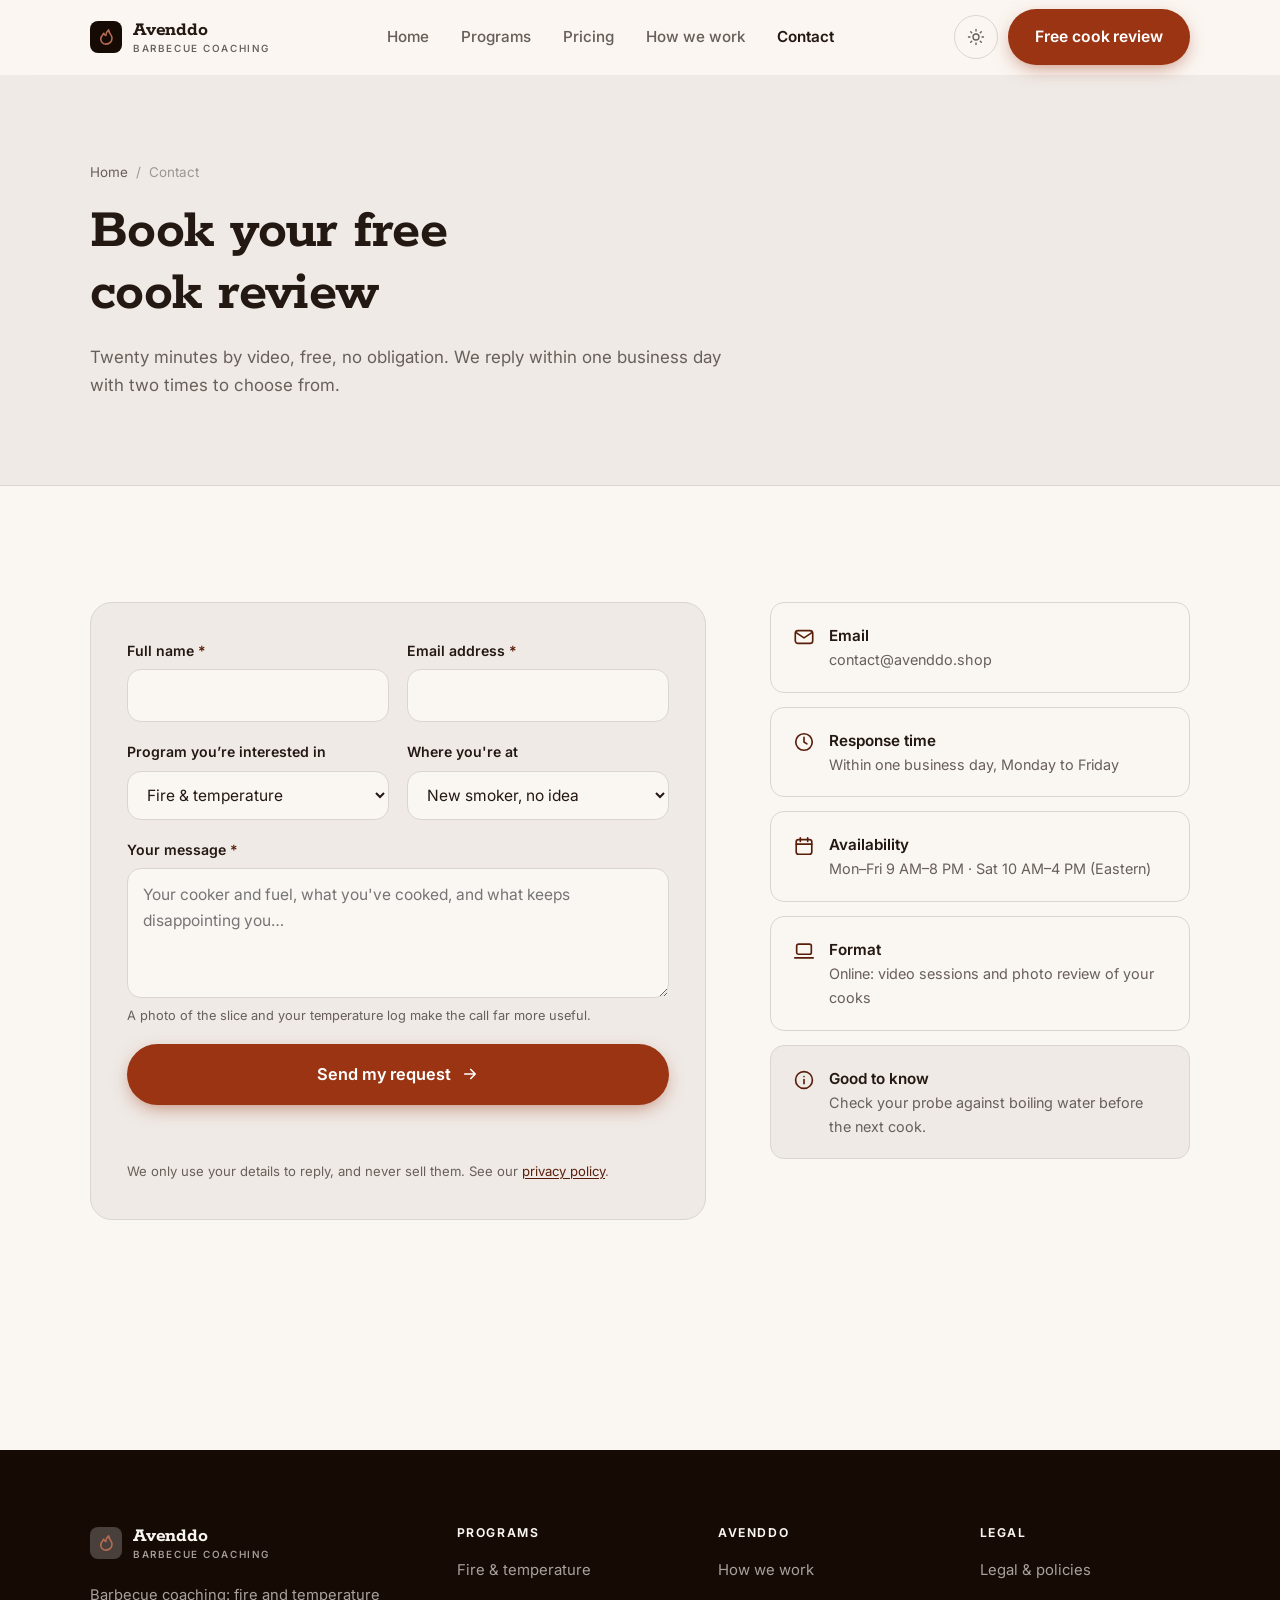
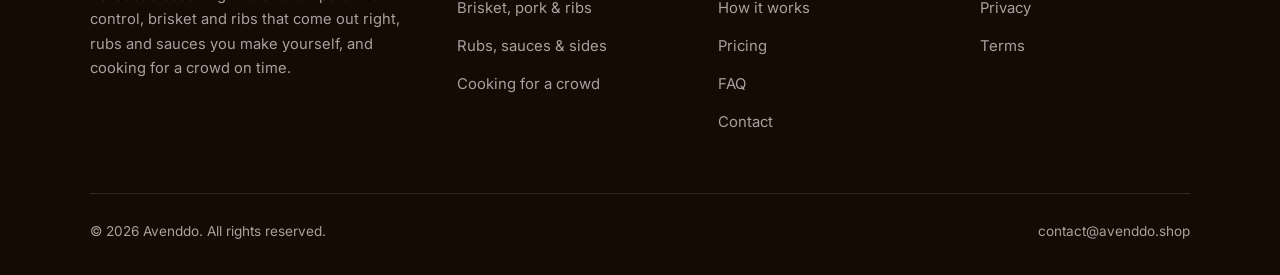
<file: contact.html>
<!DOCTYPE html>
<html lang="en" class="no-js">
<head>
<meta charset="utf-8">
<meta name="viewport" content="width=device-width, initial-scale=1">
<title>Contact — Avenddo</title>
<meta name="description" content="Book your free 20-minute cook review. We reply within one business day.">
<link rel="canonical" href="https://avenddo.shop/contact.html">

<meta property="og:type" content="website">
<meta property="og:url" content="https://avenddo.shop/contact.html">
<meta property="og:site_name" content="Avenddo">
<meta property="og:locale" content="en_US">
<meta property="og:title" content="Contact — Avenddo">
<meta property="og:description" content="Book your free 20-minute cook review. We reply within one business day.">
<meta name="theme-color" content="#160a05">

<link rel="icon" href="assets/img/favicon.svg" type="image/svg+xml">
<link rel="preconnect" href="https://fonts.googleapis.com">
<link rel="preconnect" href="https://fonts.gstatic.com" crossorigin>
<link rel="stylesheet" href="https://fonts.googleapis.com/css2?family=Rokkitt:wght@400..700&family=Inter:wght@400..700&display=swap">
<link rel="stylesheet" href="assets/css/style.css">

<!-- Thème appliqué avant le premier rendu (évite le flash) -->
<script>
document.documentElement.classList.remove('no-js');
(function(){try{var t=localStorage.getItem('site-theme');if(t){document.documentElement.setAttribute('data-theme',t);}}catch(e){}})();
</script>
</head>

<body>
<a class="skip-link" href="#main">Skip to main content</a>

<header class="site-header">
  <nav class="wrap nav" aria-label="Main navigation">
    <a class="brand" href="index.html">
      <svg class="brand__mark" viewBox="0 0 64 64" aria-hidden="true">
        <rect class="bm-bg" width="64" height="64" rx="16"/>
        <g class="bm-ic" transform="translate(14 14) scale(1.5)" fill="none" stroke-width="2.1" stroke-linecap="round" stroke-linejoin="round"><path d="M12 21.5c-4 0-7-2.8-7-6.7 0-3.4 2.4-5.6 4-7.8.6 1.6 1.6 2.6 2.8 3 .2-3.1 1.4-5.6 3.7-7.5.3 3 1.6 4.8 3 6.7 1.1 1.5 1.5 3 1.5 4.6 0 4.2-3.3 7.7-8 7.7z"/></g>
      </svg>
      <span>Avenddo<span class="brand__sub">Barbecue coaching</span></span>
    </a>

    <ul class="nav__links" id="nav-links">
      <li><a href="index.html">Home</a></li>
      <li><a href="programs.html">Programs</a></li>
      <li><a href="index.html#pricing">Pricing</a></li>
      <li><a href="about.html">How we work</a></li>
      <li><a href="contact.html" aria-current="page">Contact</a></li>
      <li><a class="btn btn--primary" href="contact.html">Free cook review</a></li>
    </ul>

    <div class="nav__cta">
      <button class="theme-toggle" type="button" aria-label="Switch to dark theme">
        <svg class="icon-sun" viewBox="0 0 24 24" fill="none" stroke="currentColor" stroke-width="1.8" stroke-linecap="round" aria-hidden="true"><circle cx="12" cy="12" r="4"/><path d="M12 2v2m0 16v2M2 12h2m16 0h2M4.9 4.9l1.4 1.4m11.4 11.4 1.4 1.4M19.1 4.9l-1.4 1.4M6.3 17.7l-1.4 1.4"/></svg>
        <svg class="icon-moon" viewBox="0 0 24 24" fill="none" stroke="currentColor" stroke-width="1.8" stroke-linecap="round" stroke-linejoin="round" aria-hidden="true"><path d="M21 12.8A9 9 0 1 1 11.2 3a7 7 0 0 0 9.8 9.8z"/></svg>
      </button>
      <a class="btn btn--primary" href="contact.html">Free cook review</a>
      <button class="nav__toggle" type="button" aria-expanded="false" aria-controls="nav-links" aria-label="Open menu">
        <svg class="icon-open" viewBox="0 0 24 24" fill="none" stroke="currentColor" stroke-width="2" stroke-linecap="round" aria-hidden="true"><path d="M3 6h18M3 12h18M3 18h18"/></svg>
        <svg class="icon-close" viewBox="0 0 24 24" fill="none" stroke="currentColor" stroke-width="2" stroke-linecap="round" aria-hidden="true"><path d="M6 6l12 12M18 6L6 18"/></svg>
      </button>
    </div>
  </nav>
</header>

<main id="main">

<section class="page-head">
  <div class="wrap">
    <nav class="breadcrumb" aria-label="Breadcrumb">
      <a href="index.html">Home</a><span>/</span><span aria-current="page">Contact</span>
    </nav>
    <h1>Book your free cook review</h1>
    <p>Twenty minutes by video, free, no obligation. We reply within one business day with two times to choose from.</p>
  </div>
</section>

<section class="section wrap">
  <div class="form-layout">

    <!--
      FORM: the action attribute holds a placeholder id. Create a free form at
      https://formspree.io and replace VOTRE_ID_FORMSPREE. Until then, the button
      opens the visitor's email app with a pre-filled message to contact@avenddo.shop.
    -->
    <form class="form" id="contact-form" action="https://formspree.io/f/VOTRE_ID_FORMSPREE" method="POST"
          data-email="contact@avenddo.shop" data-subject="Cook review request"
          data-msg-mail="Your email app will open with the message ready to send." data-msg-sending="Sending…"
          data-msg-ok="Thanks! Your message is on its way. We reply within one business day." data-msg-err="Sending failed. Please email us directly at">
      <div class="form__row">
        <div class="field">
          <label for="nom">Full name <span class="req" aria-hidden="true">*</span></label>
          <input type="text" id="nom" name="nom" autocomplete="name" required>
        </div>
        <div class="field">
          <label for="email">Email address <span class="req" aria-hidden="true">*</span></label>
          <input type="email" id="email" name="email" autocomplete="email" required>
        </div>
      </div>

      <div class="form__row">
        <div class="field">
          <label for="programme">Program you’re interested in</label>
          <select id="programme" name="programme">
            <option>Fire &amp; temperature</option>
            <option>Brisket, pork &amp; ribs</option>
            <option>Rubs, sauces &amp; sides</option>
            <option>Cooking for a crowd</option>
            <option>Not sure yet</option>
          </select>
        </div>
        <div class="field">
          <label for="niveau">Where you're at</label>
          <select id="niveau" name="niveau">
            <option>New smoker, no idea</option>
            <option>Good ribs, bad brisket</option>
            <option>Solid, want consistency</option>
            <option>Cooking for events</option>
          </select>
        </div>
      </div>

      <div class="field">
        <label for="message">Your message <span class="req" aria-hidden="true">*</span></label>
        <textarea id="message" name="message" required placeholder="Your cooker and fuel, what you've cooked, and what keeps disappointing you…"></textarea>
        <span class="field__hint">A photo of the slice and your temperature log make the call far more useful.</span>
      </div>

      <!-- Bot trap: hidden from humans -->
      <div class="visually-hidden" aria-hidden="true">
        <label for="site-web">Leave this field empty</label>
        <input type="text" id="site-web" name="_gotcha" tabindex="-1" autocomplete="off">
      </div>

      <button class="btn btn--primary btn--lg" type="submit">Send my request <svg viewBox="0 0 24 24" fill="none" stroke="currentColor" stroke-width="2.2" stroke-linecap="round" stroke-linejoin="round" aria-hidden="true"><path d="M5 12h14M13 6l6 6-6 6"/></svg></button>

      <p id="form-status" class="form__status" role="status" aria-live="polite"></p>

      <p class="form__note">
        We only use your details to reply, and never sell them. See our <a href="legal.html#privacy">privacy policy</a>.
      </p>
    </form>

    <aside class="contact-aside">
      <div class="contact-card">
        <svg viewBox="0 0 24 24" fill="none" stroke="currentColor" stroke-width="1.8" stroke-linecap="round" stroke-linejoin="round" aria-hidden="true"><rect x="2.5" y="5" width="19" height="14" rx="3"/><path d="M3 7l9 6 9-6"/></svg>
        <div><b>Email</b><a href="mailto:contact@avenddo.shop">contact@avenddo.shop</a></div>
      </div>
      <div class="contact-card">
        <svg viewBox="0 0 24 24" fill="none" stroke="currentColor" stroke-width="1.8" stroke-linecap="round" stroke-linejoin="round" aria-hidden="true"><circle cx="12" cy="12" r="9"/><path d="M12 7v5l3.2 2"/></svg>
        <div><b>Response time</b><span>Within one business day, Monday to Friday</span></div>
      </div>
      <div class="contact-card">
        <svg viewBox="0 0 24 24" fill="none" stroke="currentColor" stroke-width="1.8" stroke-linecap="round" stroke-linejoin="round" aria-hidden="true"><rect x="3.5" y="5" width="17" height="16" rx="2.5"/><path d="M8 3v4M16 3v4M3.5 10h17"/></svg>
        <div><b>Availability</b><span>Mon–Fri 9 AM–8 PM · Sat 10 AM–4 PM (Eastern)</span></div>
      </div>
      <div class="contact-card">
        <svg viewBox="0 0 24 24" fill="none" stroke="currentColor" stroke-width="1.8" stroke-linecap="round" stroke-linejoin="round" aria-hidden="true"><rect x="4" y="4.5" width="16" height="11" rx="2"/><path d="M2 19.5h20"/></svg>
        <div><b>Format</b><span>Online: video sessions and photo review of your cooks</span></div>
      </div>
      <div class="contact-card contact-card--soft">
        <svg viewBox="0 0 24 24" fill="none" stroke="currentColor" stroke-width="1.8" stroke-linecap="round" stroke-linejoin="round" aria-hidden="true"><circle cx="12" cy="12" r="9.2"/><path d="M12 16v-4.5M12 8.2v.1"/></svg>
        <div><b>Good to know</b><span>Check your probe against boiling water before the next cook.</span></div>
      </div>
    </aside>

  </div>
</section>

</main>

<footer class="site-footer">
  <div class="wrap">
    <div class="footer__grid">
      <div class="footer__brand">
        <a class="brand" href="index.html">
          <svg class="brand__mark" viewBox="0 0 64 64" aria-hidden="true">
        <rect class="bm-bg" width="64" height="64" rx="16"/>
        <g class="bm-ic" transform="translate(14 14) scale(1.5)" fill="none" stroke-width="2.1" stroke-linecap="round" stroke-linejoin="round"><path d="M12 21.5c-4 0-7-2.8-7-6.7 0-3.4 2.4-5.6 4-7.8.6 1.6 1.6 2.6 2.8 3 .2-3.1 1.4-5.6 3.7-7.5.3 3 1.6 4.8 3 6.7 1.1 1.5 1.5 3 1.5 4.6 0 4.2-3.3 7.7-8 7.7z"/></g>
      </svg>
          <span>Avenddo<span class="brand__sub">Barbecue coaching</span></span>
        </a>
        <p>Barbecue coaching: fire and temperature control, brisket and ribs that come out right, rubs and sauces you make yourself, and cooking for a crowd on time.</p>
      </div>

      <div class="footer__col">
        <h4>Programs</h4>
        <ul>
          <li><a href="programs.html#fire">Fire &amp; temperature</a></li>
          <li><a href="programs.html#meats">Brisket, pork &amp; ribs</a></li>
          <li><a href="programs.html#flavor">Rubs, sauces &amp; sides</a></li>
          <li><a href="programs.html#crowd">Cooking for a crowd</a></li>
        </ul>
      </div>

      <div class="footer__col">
        <h4>Avenddo</h4>
        <ul>
          <li><a href="about.html">How we work</a></li>
          <li><a href="index.html#how-it-works">How it works</a></li>
          <li><a href="index.html#pricing">Pricing</a></li>
          <li><a href="index.html#faq">FAQ</a></li>
          <li><a href="contact.html">Contact</a></li>
        </ul>
      </div>

      <div class="footer__col">
        <h4>Legal</h4>
        <ul>
          <li><a href="legal.html">Legal &amp; policies</a></li>
          <li><a href="legal.html#privacy">Privacy</a></li>
          <li><a href="legal.html#terms">Terms</a></li>
        </ul>
      </div>
    </div>

    <div class="footer__bottom">
      <p>© <span data-year>2026</span> Avenddo. All rights reserved.</p>
      <p><a href="mailto:contact@avenddo.shop">contact@avenddo.shop</a></p>
    </div>
  </div>
</footer>

<script src="assets/js/main.js" defer></script>
</body>
</html>
</file>
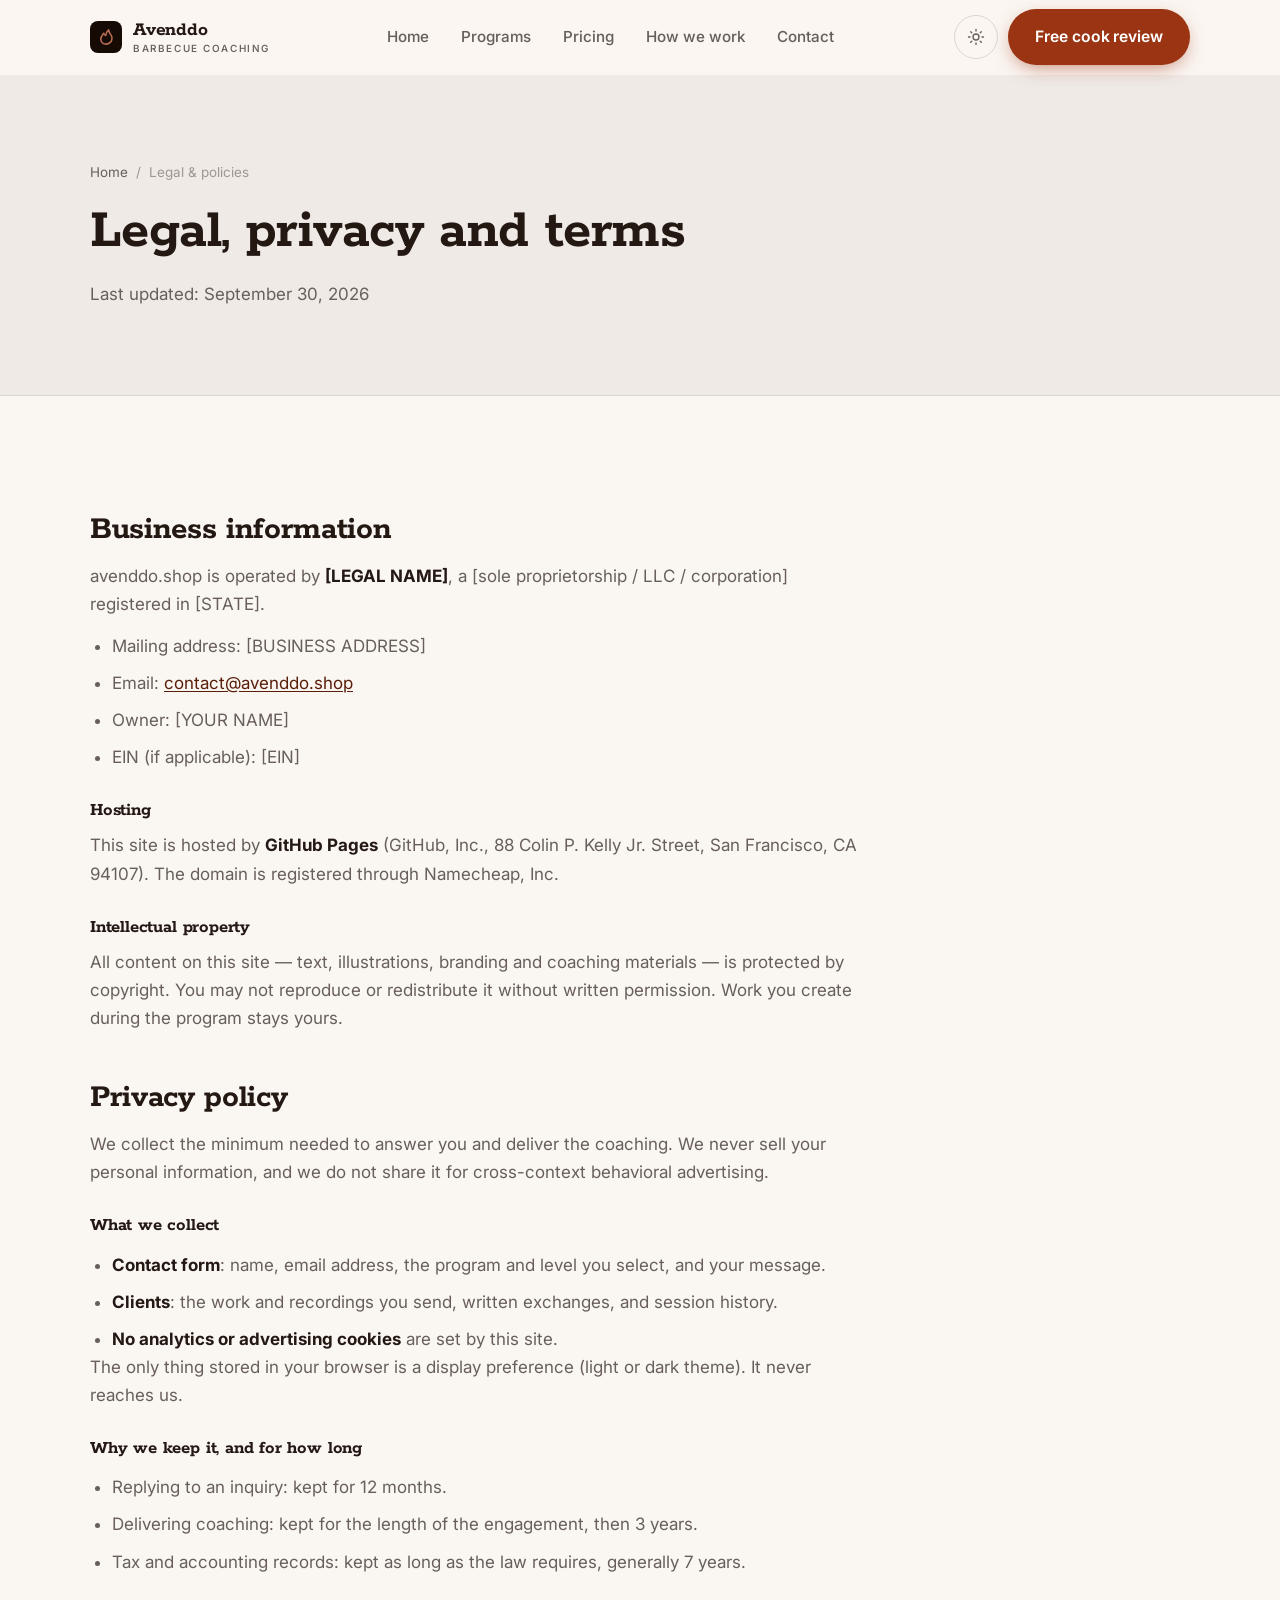
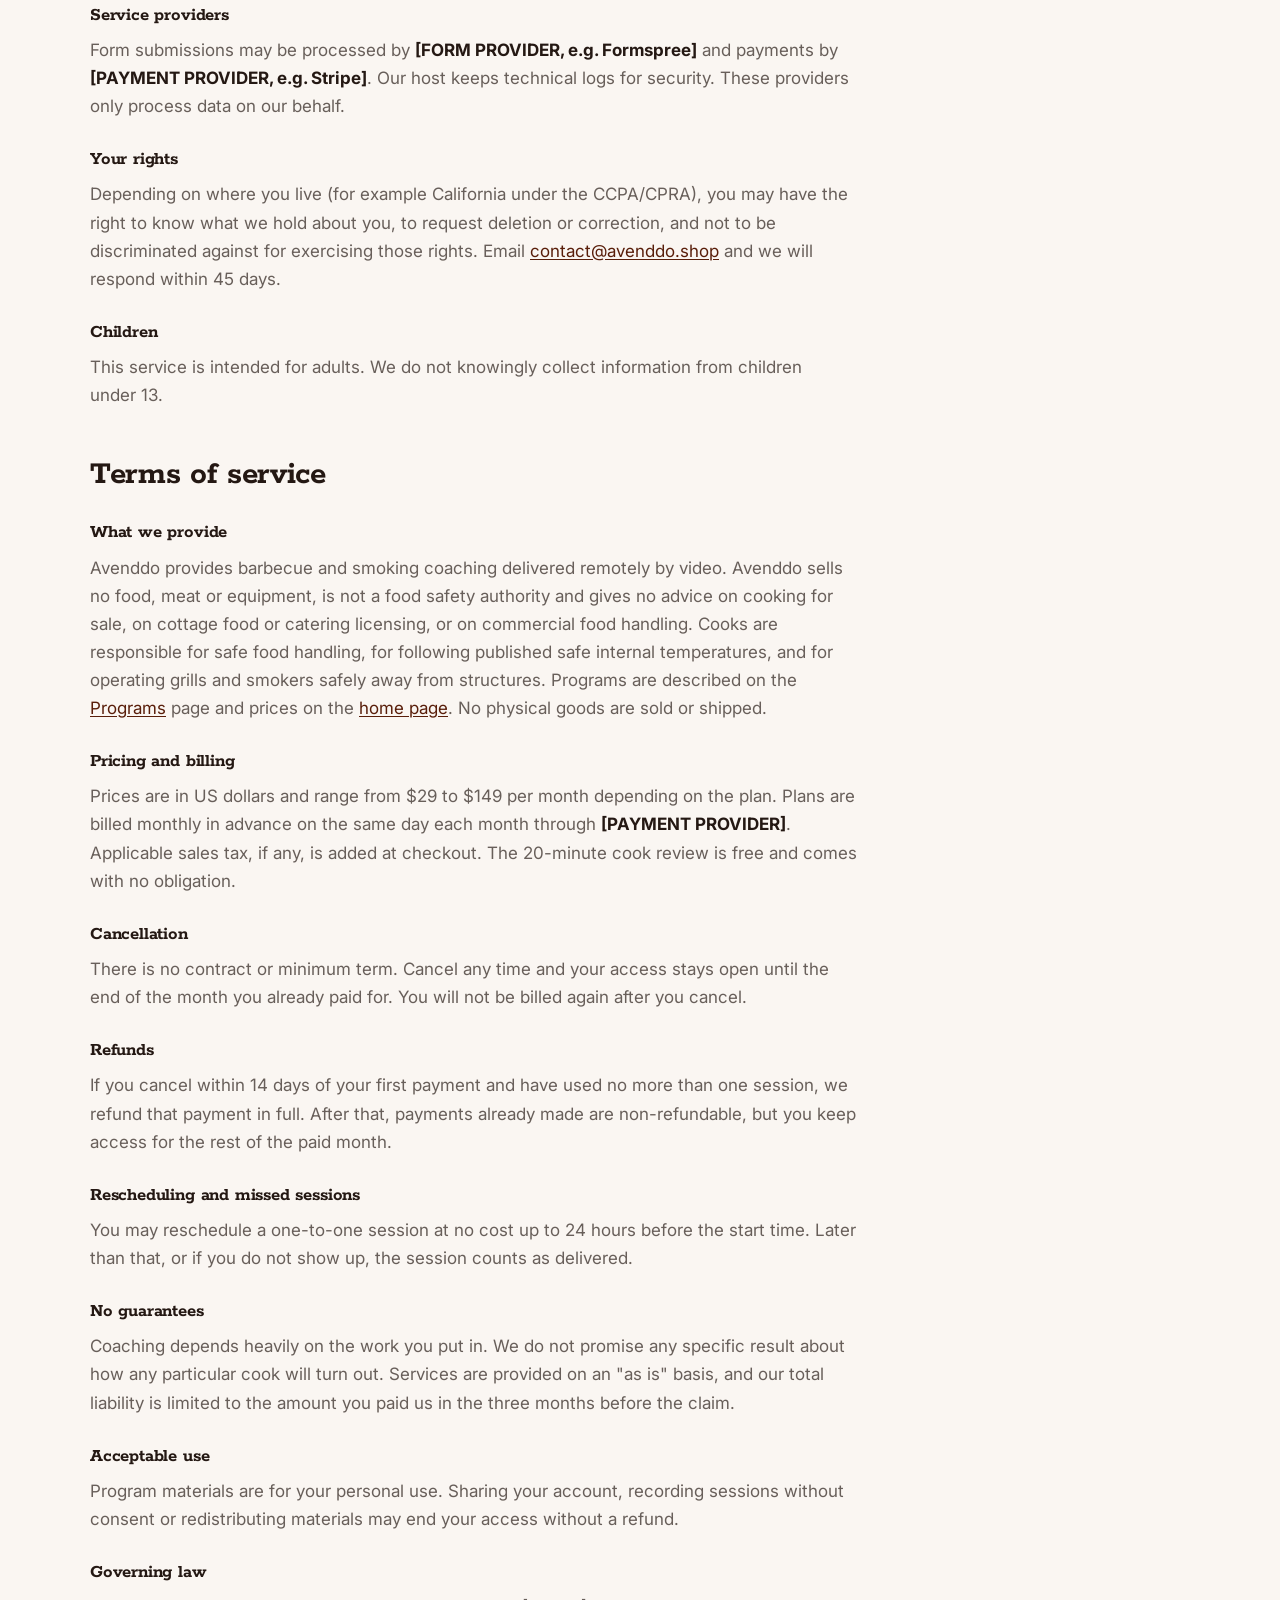
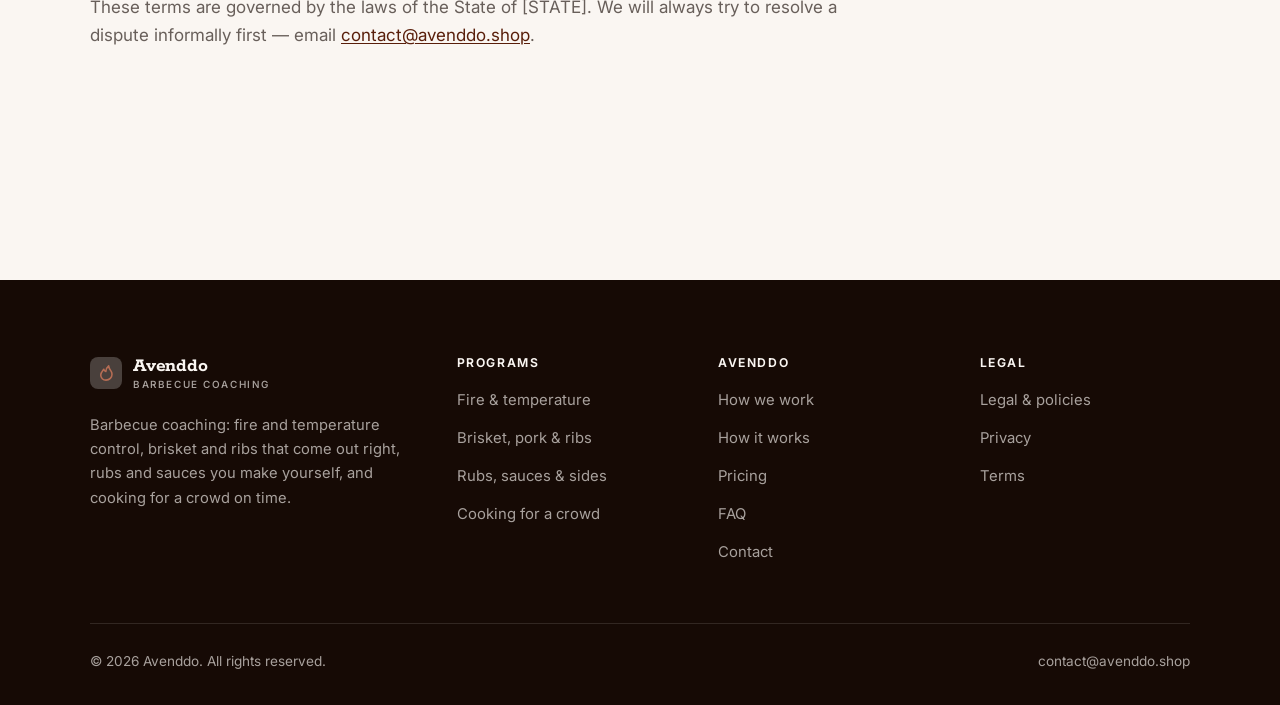
<file: legal.html>
<!DOCTYPE html>
<html lang="en" class="no-js">
<head>
<meta charset="utf-8">
<meta name="viewport" content="width=device-width, initial-scale=1">
<title>Legal, privacy and terms — Avenddo</title>
<meta name="description" content="Business information, privacy policy and terms of service for Avenddo.">
<meta name="robots" content="noindex">

<meta property="og:type" content="website">
<meta property="og:url" content="https://avenddo.shop/legal.html">
<meta property="og:site_name" content="Avenddo">
<meta property="og:locale" content="en_US">
<meta property="og:title" content="Legal, privacy and terms — Avenddo">
<meta property="og:description" content="Business information, privacy policy and terms of service for Avenddo.">
<meta name="theme-color" content="#160a05">

<link rel="icon" href="assets/img/favicon.svg" type="image/svg+xml">
<link rel="preconnect" href="https://fonts.googleapis.com">
<link rel="preconnect" href="https://fonts.gstatic.com" crossorigin>
<link rel="stylesheet" href="https://fonts.googleapis.com/css2?family=Rokkitt:wght@400..700&family=Inter:wght@400..700&display=swap">
<link rel="stylesheet" href="assets/css/style.css">

<!-- Thème appliqué avant le premier rendu (évite le flash) -->
<script>
document.documentElement.classList.remove('no-js');
(function(){try{var t=localStorage.getItem('site-theme');if(t){document.documentElement.setAttribute('data-theme',t);}}catch(e){}})();
</script>
</head>

<body>
<a class="skip-link" href="#main">Skip to main content</a>

<header class="site-header">
  <nav class="wrap nav" aria-label="Main navigation">
    <a class="brand" href="index.html">
      <svg class="brand__mark" viewBox="0 0 64 64" aria-hidden="true">
        <rect class="bm-bg" width="64" height="64" rx="16"/>
        <g class="bm-ic" transform="translate(14 14) scale(1.5)" fill="none" stroke-width="2.1" stroke-linecap="round" stroke-linejoin="round"><path d="M12 21.5c-4 0-7-2.8-7-6.7 0-3.4 2.4-5.6 4-7.8.6 1.6 1.6 2.6 2.8 3 .2-3.1 1.4-5.6 3.7-7.5.3 3 1.6 4.8 3 6.7 1.1 1.5 1.5 3 1.5 4.6 0 4.2-3.3 7.7-8 7.7z"/></g>
      </svg>
      <span>Avenddo<span class="brand__sub">Barbecue coaching</span></span>
    </a>

    <ul class="nav__links" id="nav-links">
      <li><a href="index.html">Home</a></li>
      <li><a href="programs.html">Programs</a></li>
      <li><a href="index.html#pricing">Pricing</a></li>
      <li><a href="about.html">How we work</a></li>
      <li><a href="contact.html">Contact</a></li>
      <li><a class="btn btn--primary" href="contact.html">Free cook review</a></li>
    </ul>

    <div class="nav__cta">
      <button class="theme-toggle" type="button" aria-label="Switch to dark theme">
        <svg class="icon-sun" viewBox="0 0 24 24" fill="none" stroke="currentColor" stroke-width="1.8" stroke-linecap="round" aria-hidden="true"><circle cx="12" cy="12" r="4"/><path d="M12 2v2m0 16v2M2 12h2m16 0h2M4.9 4.9l1.4 1.4m11.4 11.4 1.4 1.4M19.1 4.9l-1.4 1.4M6.3 17.7l-1.4 1.4"/></svg>
        <svg class="icon-moon" viewBox="0 0 24 24" fill="none" stroke="currentColor" stroke-width="1.8" stroke-linecap="round" stroke-linejoin="round" aria-hidden="true"><path d="M21 12.8A9 9 0 1 1 11.2 3a7 7 0 0 0 9.8 9.8z"/></svg>
      </button>
      <a class="btn btn--primary" href="contact.html">Free cook review</a>
      <button class="nav__toggle" type="button" aria-expanded="false" aria-controls="nav-links" aria-label="Open menu">
        <svg class="icon-open" viewBox="0 0 24 24" fill="none" stroke="currentColor" stroke-width="2" stroke-linecap="round" aria-hidden="true"><path d="M3 6h18M3 12h18M3 18h18"/></svg>
        <svg class="icon-close" viewBox="0 0 24 24" fill="none" stroke="currentColor" stroke-width="2" stroke-linecap="round" aria-hidden="true"><path d="M6 6l12 12M18 6L6 18"/></svg>
      </button>
    </div>
  </nav>
</header>

<main id="main">

<section class="page-head">
  <div class="wrap">
    <nav class="breadcrumb" aria-label="Breadcrumb">
      <a href="index.html">Home</a><span>/</span><span aria-current="page">Legal &amp; policies</span>
    </nav>
    <h1>Legal, privacy and terms</h1>
    <p>Last updated: <time datetime="2026-09-30">September 30, 2026</time></p>
  </div>
</section>

<section class="section wrap">
  <div class="prose">

    <!--
      TO DO: this is a skeleton, not legal advice. Replace every [BRACKET] with
      your real details before selling, and have a lawyer review it if you can.
      Consumer protection rules differ by state.
    -->

    <h2 id="business">Business information</h2>
    <p>
      avenddo.shop is operated by <strong>[LEGAL NAME]</strong>, a [sole proprietorship / LLC / corporation]
      registered in [STATE].
    </p>
    <ul>
      <li>Mailing address: [BUSINESS ADDRESS]</li>
      <li>Email: <a href="mailto:contact@avenddo.shop">contact@avenddo.shop</a></li>
      <li>Owner: [YOUR NAME]</li>
      <li>EIN (if applicable): [EIN]</li>
    </ul>

    <h3>Hosting</h3>
    <p>
      This site is hosted by <strong>GitHub Pages</strong> (GitHub, Inc., 88 Colin P. Kelly Jr. Street,
      San Francisco, CA 94107). The domain is registered through Namecheap, Inc.
    </p>

    <h3>Intellectual property</h3>
    <p>
      All content on this site — text, illustrations, branding and coaching materials — is protected by
      copyright. You may not reproduce or redistribute it without written permission. Work you create during
      the program stays yours.
    </p>

    <h2 id="privacy">Privacy policy</h2>
    <p>
      We collect the minimum needed to answer you and deliver the coaching. We never sell your personal
      information, and we do not share it for cross-context behavioral advertising.
    </p>
    <h3>What we collect</h3>
    <ul>
      <li><strong>Contact form</strong>: name, email address, the program and level you select, and your message.</li>
      <li><strong>Clients</strong>: the work and recordings you send, written exchanges, and session history.</li>
      <li><strong>No analytics or advertising cookies</strong> are set by this site.</li>
    </ul>
    <p>
      The only thing stored in your browser is a display preference (light or dark theme). It never reaches us.
    </p>
    <h3>Why we keep it, and for how long</h3>
    <ul>
      <li>Replying to an inquiry: kept for 12 months.</li>
      <li>Delivering coaching: kept for the length of the engagement, then 3 years.</li>
      <li>Tax and accounting records: kept as long as the law requires, generally 7 years.</li>
    </ul>
    <h3>Service providers</h3>
    <p>
      Form submissions may be processed by <strong>[FORM PROVIDER, e.g. Formspree]</strong> and payments by
      <strong>[PAYMENT PROVIDER, e.g. Stripe]</strong>. Our host keeps technical logs for security. These
      providers only process data on our behalf.
    </p>
    <h3>Your rights</h3>
    <p>
      Depending on where you live (for example California under the CCPA/CPRA), you may have the right to
      know what we hold about you, to request deletion or correction, and not to be discriminated against for
      exercising those rights. Email <a href="mailto:contact@avenddo.shop">contact@avenddo.shop</a> and we will respond within 45 days.
    </p>
    <h3>Children</h3>
    <p>
      This service is intended for adults. We do not knowingly collect information from children under 13.
    </p>

    <h2 id="terms">Terms of service</h2>
    <h3>What we provide</h3>
    <p>
      Avenddo provides barbecue and smoking coaching delivered remotely by video. Avenddo sells no food, meat or equipment, is not a food safety authority and gives no advice on cooking for sale, on cottage food or catering licensing, or on commercial food handling. Cooks are responsible for safe food handling, for following published safe internal temperatures, and for operating grills and smokers safely away from structures. Programs are described on the
      <a href="programs.html">Programs</a> page and prices on the <a href="index.html#pricing">home page</a>.
      No physical goods are sold or shipped.
    </p>
    <h3>Pricing and billing</h3>
    <p>
      Prices are in US dollars and range from $29 to $149 per month
      depending on the plan. Plans are billed monthly in advance on the same day each month through
      <strong>[PAYMENT PROVIDER]</strong>. Applicable sales tax, if any, is added at checkout.
      The 20-minute cook review is free and comes with no obligation.
    </p>
    <h3>Cancellation</h3>
    <p>
      There is no contract or minimum term. Cancel any time and your access stays open until the end of the
      month you already paid for. You will not be billed again after you cancel.
    </p>
    <h3>Refunds</h3>
    <p>
      If you cancel within 14 days of your first payment and have used no more than one session, we refund
      that payment in full. After that, payments already made are non-refundable, but you keep access for the
      rest of the paid month.
    </p>
    <h3>Rescheduling and missed sessions</h3>
    <p>
      You may reschedule a one-to-one session at no cost up to 24 hours before the start time. Later than
      that, or if you do not show up, the session counts as delivered.
    </p>
    <h3>No guarantees</h3>
    <p>
      Coaching depends heavily on the work you put in. We do not promise any specific result
      about how any particular cook will turn out. Services are provided on an "as is" basis, and our total
      liability is limited to the amount you paid us in the three months before the claim.
    </p>
    <h3>Acceptable use</h3>
    <p>
      Program materials are for your personal use. Sharing your account, recording sessions without consent
      or redistributing materials may end your access without a refund.
    </p>
    <h3>Governing law</h3>
    <p>
      These terms are governed by the laws of the State of [STATE]. We will always try to resolve a dispute
      informally first — email <a href="mailto:contact@avenddo.shop">contact@avenddo.shop</a>.
    </p>

  </div>
</section>

</main>

<footer class="site-footer">
  <div class="wrap">
    <div class="footer__grid">
      <div class="footer__brand">
        <a class="brand" href="index.html">
          <svg class="brand__mark" viewBox="0 0 64 64" aria-hidden="true">
        <rect class="bm-bg" width="64" height="64" rx="16"/>
        <g class="bm-ic" transform="translate(14 14) scale(1.5)" fill="none" stroke-width="2.1" stroke-linecap="round" stroke-linejoin="round"><path d="M12 21.5c-4 0-7-2.8-7-6.7 0-3.4 2.4-5.6 4-7.8.6 1.6 1.6 2.6 2.8 3 .2-3.1 1.4-5.6 3.7-7.5.3 3 1.6 4.8 3 6.7 1.1 1.5 1.5 3 1.5 4.6 0 4.2-3.3 7.7-8 7.7z"/></g>
      </svg>
          <span>Avenddo<span class="brand__sub">Barbecue coaching</span></span>
        </a>
        <p>Barbecue coaching: fire and temperature control, brisket and ribs that come out right, rubs and sauces you make yourself, and cooking for a crowd on time.</p>
      </div>

      <div class="footer__col">
        <h4>Programs</h4>
        <ul>
          <li><a href="programs.html#fire">Fire &amp; temperature</a></li>
          <li><a href="programs.html#meats">Brisket, pork &amp; ribs</a></li>
          <li><a href="programs.html#flavor">Rubs, sauces &amp; sides</a></li>
          <li><a href="programs.html#crowd">Cooking for a crowd</a></li>
        </ul>
      </div>

      <div class="footer__col">
        <h4>Avenddo</h4>
        <ul>
          <li><a href="about.html">How we work</a></li>
          <li><a href="index.html#how-it-works">How it works</a></li>
          <li><a href="index.html#pricing">Pricing</a></li>
          <li><a href="index.html#faq">FAQ</a></li>
          <li><a href="contact.html">Contact</a></li>
        </ul>
      </div>

      <div class="footer__col">
        <h4>Legal</h4>
        <ul>
          <li><a href="legal.html">Legal &amp; policies</a></li>
          <li><a href="legal.html#privacy">Privacy</a></li>
          <li><a href="legal.html#terms">Terms</a></li>
        </ul>
      </div>
    </div>

    <div class="footer__bottom">
      <p>© <span data-year>2026</span> Avenddo. All rights reserved.</p>
      <p><a href="mailto:contact@avenddo.shop">contact@avenddo.shop</a></p>
    </div>
  </div>
</footer>

<script src="assets/js/main.js" defer></script>
</body>
</html>
</file>
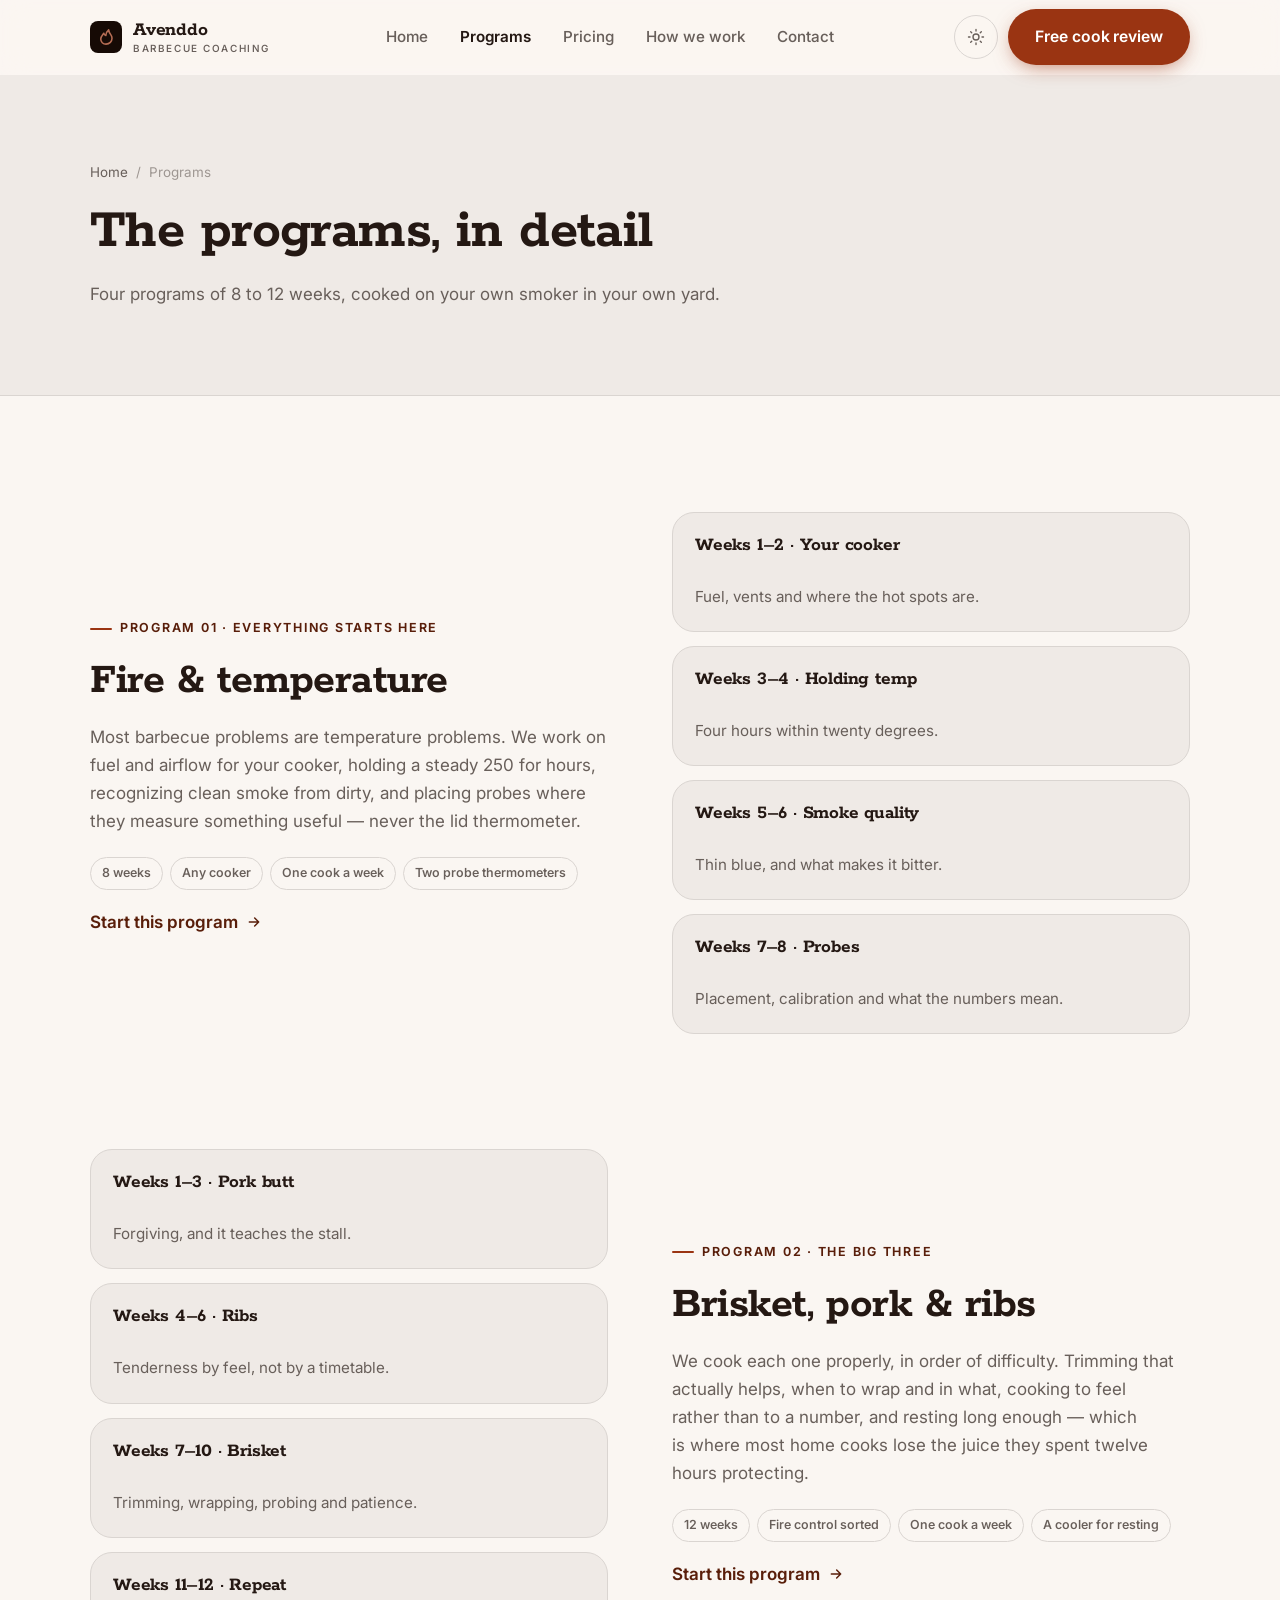
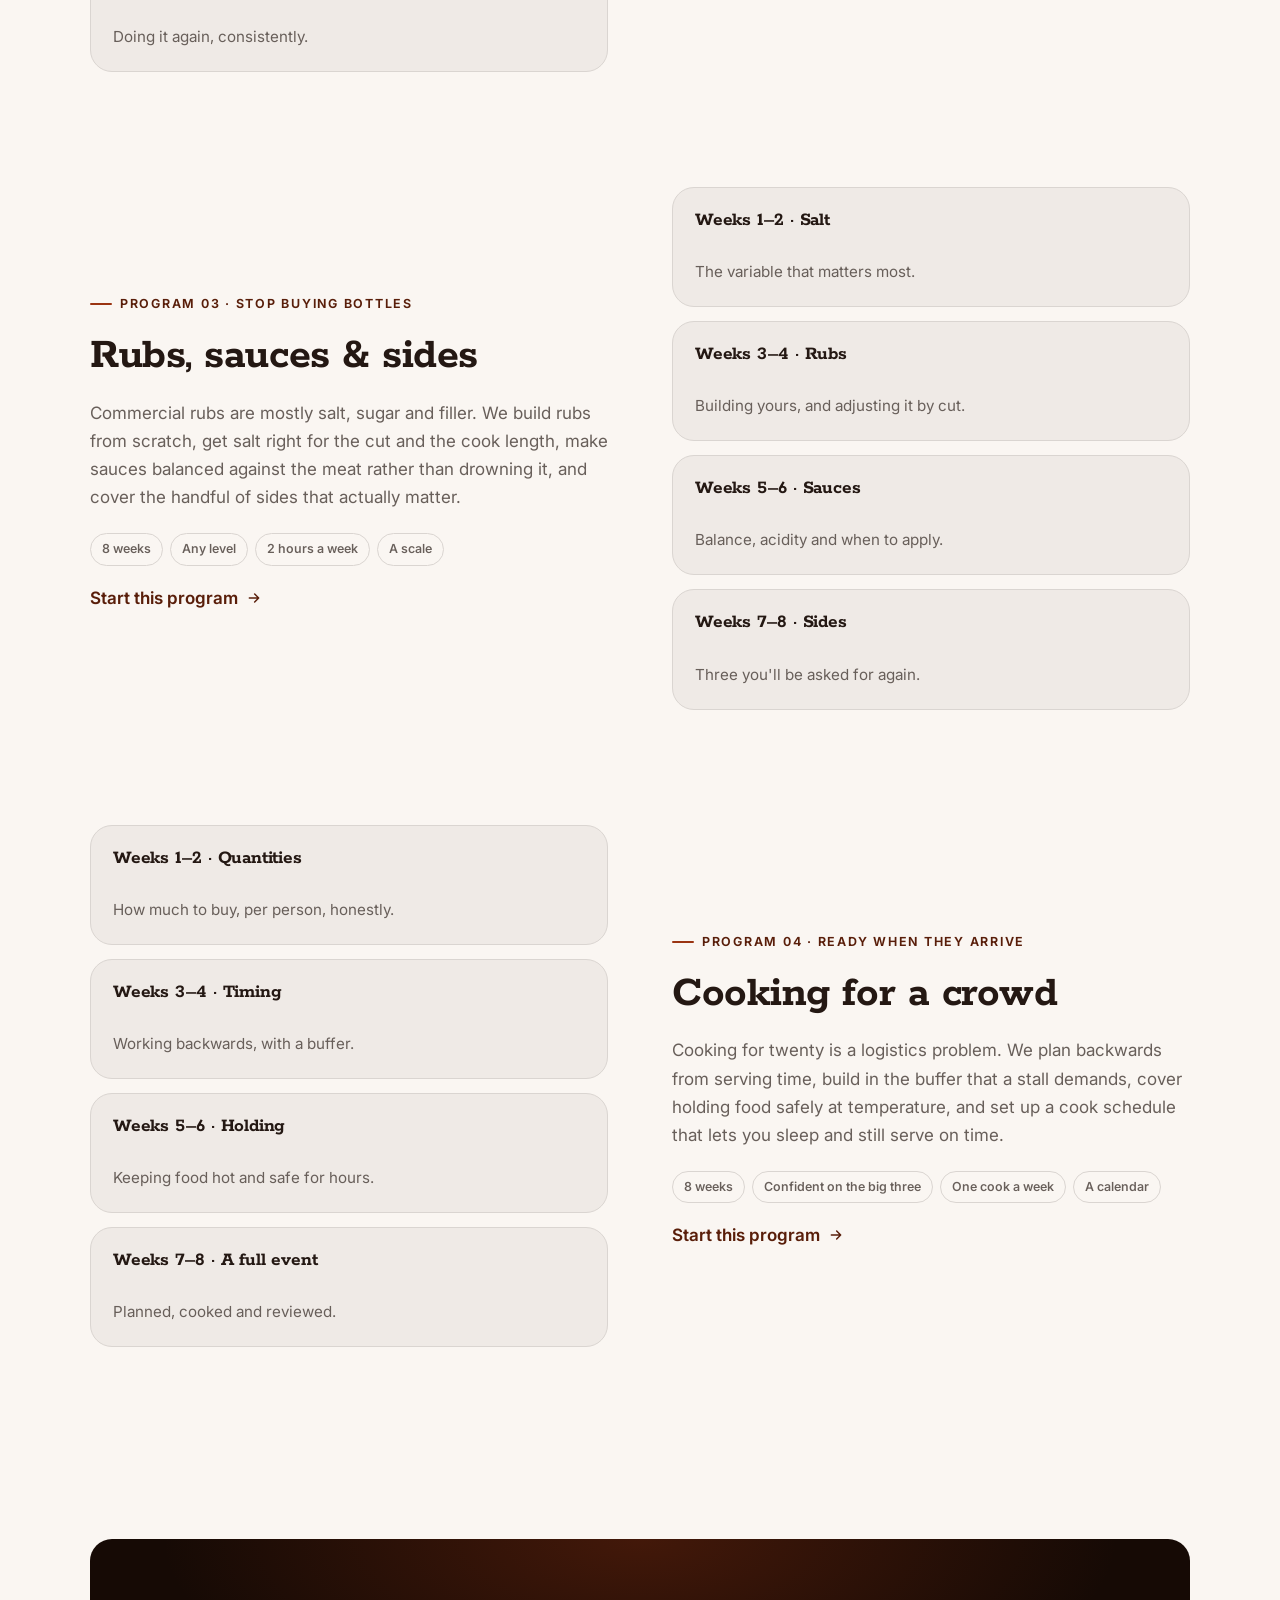
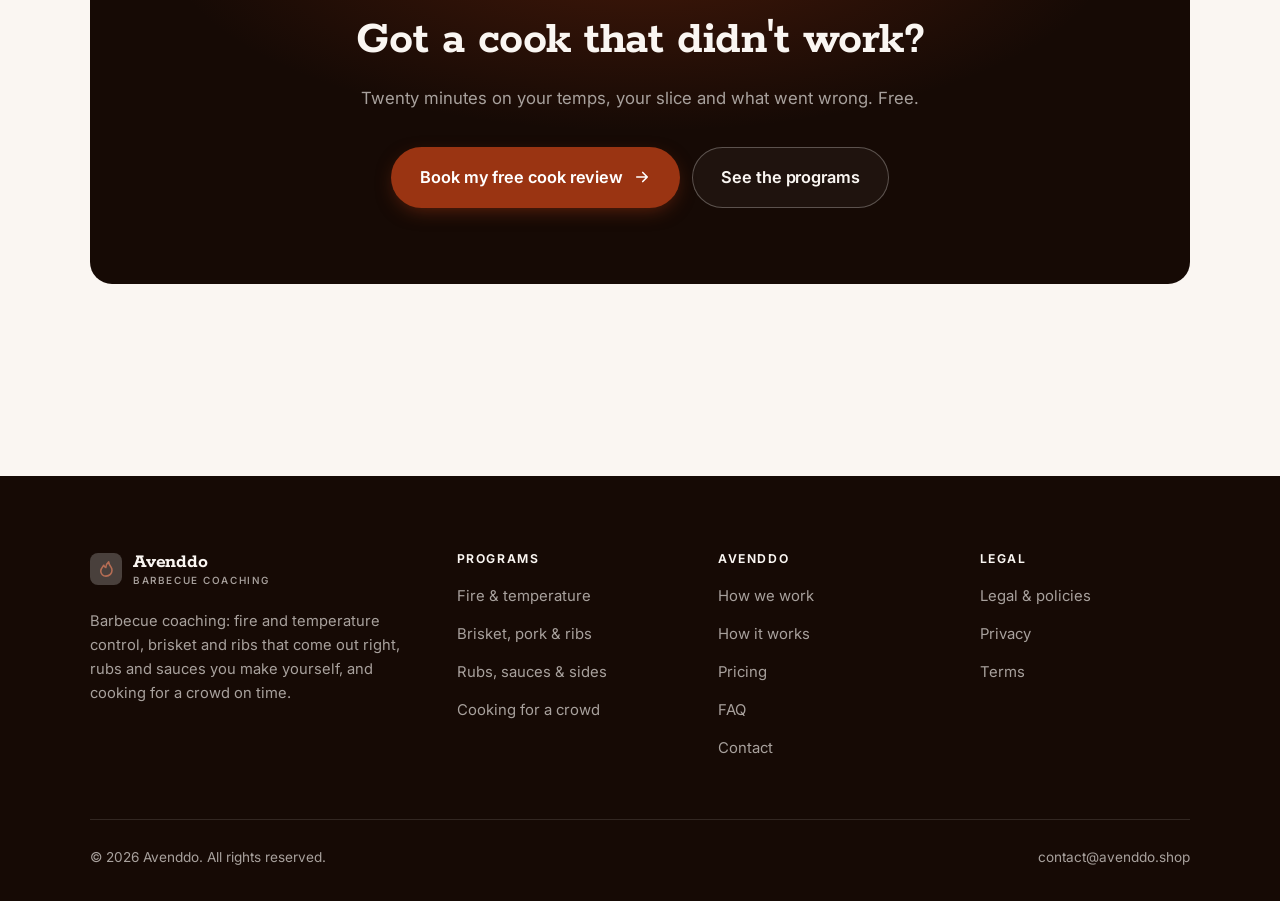
<file: programs.html>
<!DOCTYPE html>
<html lang="en" class="no-js">
<head>
<meta charset="utf-8">
<meta name="viewport" content="width=device-width, initial-scale=1">
<title>Programs — Avenddo</title>
<meta name="description" content="Barbecue coaching programs: fire and temperature control, brisket, pork and ribs, rubs and sauces, cooking for a crowd.">
<link rel="canonical" href="https://avenddo.shop/programs.html">

<meta property="og:type" content="website">
<meta property="og:url" content="https://avenddo.shop/programs.html">
<meta property="og:site_name" content="Avenddo">
<meta property="og:locale" content="en_US">
<meta property="og:title" content="Programs — Avenddo">
<meta property="og:description" content="Barbecue coaching programs: fire and temperature control, brisket, pork and ribs, rubs and sauces, cooking for a crowd.">
<meta name="theme-color" content="#160a05">

<link rel="icon" href="assets/img/favicon.svg" type="image/svg+xml">
<link rel="preconnect" href="https://fonts.googleapis.com">
<link rel="preconnect" href="https://fonts.gstatic.com" crossorigin>
<link rel="stylesheet" href="https://fonts.googleapis.com/css2?family=Rokkitt:wght@400..700&family=Inter:wght@400..700&display=swap">
<link rel="stylesheet" href="assets/css/style.css">

<!-- Thème appliqué avant le premier rendu (évite le flash) -->
<script>
document.documentElement.classList.remove('no-js');
(function(){try{var t=localStorage.getItem('site-theme');if(t){document.documentElement.setAttribute('data-theme',t);}}catch(e){}})();
</script>
</head>

<body>
<a class="skip-link" href="#main">Skip to main content</a>

<header class="site-header">
  <nav class="wrap nav" aria-label="Main navigation">
    <a class="brand" href="index.html">
      <svg class="brand__mark" viewBox="0 0 64 64" aria-hidden="true">
        <rect class="bm-bg" width="64" height="64" rx="16"/>
        <g class="bm-ic" transform="translate(14 14) scale(1.5)" fill="none" stroke-width="2.1" stroke-linecap="round" stroke-linejoin="round"><path d="M12 21.5c-4 0-7-2.8-7-6.7 0-3.4 2.4-5.6 4-7.8.6 1.6 1.6 2.6 2.8 3 .2-3.1 1.4-5.6 3.7-7.5.3 3 1.6 4.8 3 6.7 1.1 1.5 1.5 3 1.5 4.6 0 4.2-3.3 7.7-8 7.7z"/></g>
      </svg>
      <span>Avenddo<span class="brand__sub">Barbecue coaching</span></span>
    </a>

    <ul class="nav__links" id="nav-links">
      <li><a href="index.html">Home</a></li>
      <li><a href="programs.html" aria-current="page">Programs</a></li>
      <li><a href="index.html#pricing">Pricing</a></li>
      <li><a href="about.html">How we work</a></li>
      <li><a href="contact.html">Contact</a></li>
      <li><a class="btn btn--primary" href="contact.html">Free cook review</a></li>
    </ul>

    <div class="nav__cta">
      <button class="theme-toggle" type="button" aria-label="Switch to dark theme">
        <svg class="icon-sun" viewBox="0 0 24 24" fill="none" stroke="currentColor" stroke-width="1.8" stroke-linecap="round" aria-hidden="true"><circle cx="12" cy="12" r="4"/><path d="M12 2v2m0 16v2M2 12h2m16 0h2M4.9 4.9l1.4 1.4m11.4 11.4 1.4 1.4M19.1 4.9l-1.4 1.4M6.3 17.7l-1.4 1.4"/></svg>
        <svg class="icon-moon" viewBox="0 0 24 24" fill="none" stroke="currentColor" stroke-width="1.8" stroke-linecap="round" stroke-linejoin="round" aria-hidden="true"><path d="M21 12.8A9 9 0 1 1 11.2 3a7 7 0 0 0 9.8 9.8z"/></svg>
      </button>
      <a class="btn btn--primary" href="contact.html">Free cook review</a>
      <button class="nav__toggle" type="button" aria-expanded="false" aria-controls="nav-links" aria-label="Open menu">
        <svg class="icon-open" viewBox="0 0 24 24" fill="none" stroke="currentColor" stroke-width="2" stroke-linecap="round" aria-hidden="true"><path d="M3 6h18M3 12h18M3 18h18"/></svg>
        <svg class="icon-close" viewBox="0 0 24 24" fill="none" stroke="currentColor" stroke-width="2" stroke-linecap="round" aria-hidden="true"><path d="M6 6l12 12M18 6L6 18"/></svg>
      </button>
    </div>
  </nav>
</header>

<main id="main">

<section class="page-head">
  <div class="wrap">
    <nav class="breadcrumb" aria-label="Breadcrumb">
      <a href="index.html">Home</a><span>/</span><span aria-current="page">Programs</span>
    </nav>
    <h1>The programs, in detail</h1>
    <p>Four programs of 8 to 12 weeks, cooked on your own smoker in your own yard.</p>
  </div>
</section>

<section class="section wrap" id="fire">
  <div class="split reveal">
    <div>
      <span class="eyebrow">Program 01 · Everything starts here</span>
      <h2>Fire &amp; temperature</h2>
      <p>Most barbecue problems are temperature problems. We work on fuel and airflow for your cooker, holding a steady 250 for hours, recognizing clean smoke from dirty, and placing probes where they measure something useful — never the lid thermometer.</p>
      <ul class="tags"><li>8 weeks</li><li>Any cooker</li><li>One cook a week</li><li>Two probe thermometers</li></ul>
      <p><a class="arrow-link" href="contact.html">Start this program <svg viewBox="0 0 24 24" fill="none" stroke="currentColor" stroke-width="2.2" stroke-linecap="round" stroke-linejoin="round" aria-hidden="true"><path d="M5 12h14M13 6l6 6-6 6"/></svg></a></p>
    </div>
    <div class="grid grid--2 grid--tight">
      <article class="card card--sm">
        <h3>Weeks 1–2 · Your cooker</h3>
        <p>Fuel, vents and where the hot spots are.</p>
      </article>
      <article class="card card--sm">
        <h3>Weeks 3–4 · Holding temp</h3>
        <p>Four hours within twenty degrees.</p>
      </article>
      <article class="card card--sm">
        <h3>Weeks 5–6 · Smoke quality</h3>
        <p>Thin blue, and what makes it bitter.</p>
      </article>
      <article class="card card--sm">
        <h3>Weeks 7–8 · Probes</h3>
        <p>Placement, calibration and what the numbers mean.</p>
      </article>
    </div>
  </div>
</section>

<section class="section section--flush wrap" id="meats">
  <div class="split reveal">
    <div class="grid grid--2 grid--tight">
      <article class="card card--sm">
        <h3>Weeks 1–3 · Pork butt</h3>
        <p>Forgiving, and it teaches the stall.</p>
      </article>
      <article class="card card--sm">
        <h3>Weeks 4–6 · Ribs</h3>
        <p>Tenderness by feel, not by a timetable.</p>
      </article>
      <article class="card card--sm">
        <h3>Weeks 7–10 · Brisket</h3>
        <p>Trimming, wrapping, probing and patience.</p>
      </article>
      <article class="card card--sm">
        <h3>Weeks 11–12 · Repeat</h3>
        <p>Doing it again, consistently.</p>
      </article>
    </div>
    <div>
      <span class="eyebrow">Program 02 · The big three</span>
      <h2>Brisket, pork &amp; ribs</h2>
      <p>We cook each one properly, in order of difficulty. Trimming that actually helps, when to wrap and in what, cooking to feel rather than to a number, and resting long enough — which is where most home cooks lose the juice they spent twelve hours protecting.</p>
      <ul class="tags"><li>12 weeks</li><li>Fire control sorted</li><li>One cook a week</li><li>A cooler for resting</li></ul>
      <p><a class="arrow-link" href="contact.html">Start this program <svg viewBox="0 0 24 24" fill="none" stroke="currentColor" stroke-width="2.2" stroke-linecap="round" stroke-linejoin="round" aria-hidden="true"><path d="M5 12h14M13 6l6 6-6 6"/></svg></a></p>
    </div>
  </div>
</section>

<section class="section section--flush wrap" id="flavor">
  <div class="split reveal">
    <div>
      <span class="eyebrow">Program 03 · Stop buying bottles</span>
      <h2>Rubs, sauces &amp; sides</h2>
      <p>Commercial rubs are mostly salt, sugar and filler. We build rubs from scratch, get salt right for the cut and the cook length, make sauces balanced against the meat rather than drowning it, and cover the handful of sides that actually matter.</p>
      <ul class="tags"><li>8 weeks</li><li>Any level</li><li>2 hours a week</li><li>A scale</li></ul>
      <p><a class="arrow-link" href="contact.html">Start this program <svg viewBox="0 0 24 24" fill="none" stroke="currentColor" stroke-width="2.2" stroke-linecap="round" stroke-linejoin="round" aria-hidden="true"><path d="M5 12h14M13 6l6 6-6 6"/></svg></a></p>
    </div>
    <div class="grid grid--2 grid--tight">
      <article class="card card--sm">
        <h3>Weeks 1–2 · Salt</h3>
        <p>The variable that matters most.</p>
      </article>
      <article class="card card--sm">
        <h3>Weeks 3–4 · Rubs</h3>
        <p>Building yours, and adjusting it by cut.</p>
      </article>
      <article class="card card--sm">
        <h3>Weeks 5–6 · Sauces</h3>
        <p>Balance, acidity and when to apply.</p>
      </article>
      <article class="card card--sm">
        <h3>Weeks 7–8 · Sides</h3>
        <p>Three you'll be asked for again.</p>
      </article>
    </div>
  </div>
</section>

<section class="section section--flush wrap" id="crowd">
  <div class="split reveal">
    <div class="grid grid--2 grid--tight">
      <article class="card card--sm">
        <h3>Weeks 1–2 · Quantities</h3>
        <p>How much to buy, per person, honestly.</p>
      </article>
      <article class="card card--sm">
        <h3>Weeks 3–4 · Timing</h3>
        <p>Working backwards, with a buffer.</p>
      </article>
      <article class="card card--sm">
        <h3>Weeks 5–6 · Holding</h3>
        <p>Keeping food hot and safe for hours.</p>
      </article>
      <article class="card card--sm">
        <h3>Weeks 7–8 · A full event</h3>
        <p>Planned, cooked and reviewed.</p>
      </article>
    </div>
    <div>
      <span class="eyebrow">Program 04 · Ready when they arrive</span>
      <h2>Cooking for a crowd</h2>
      <p>Cooking for twenty is a logistics problem. We plan backwards from serving time, build in the buffer that a stall demands, cover holding food safely at temperature, and set up a cook schedule that lets you sleep and still serve on time.</p>
      <ul class="tags"><li>8 weeks</li><li>Confident on the big three</li><li>One cook a week</li><li>A calendar</li></ul>
      <p><a class="arrow-link" href="contact.html">Start this program <svg viewBox="0 0 24 24" fill="none" stroke="currentColor" stroke-width="2.2" stroke-linecap="round" stroke-linejoin="round" aria-hidden="true"><path d="M5 12h14M13 6l6 6-6 6"/></svg></a></p>
    </div>
  </div>
</section>

<section class="wrap section--tight">
  <div class="cta-band reveal">
    <h2>Got a cook that didn't work?</h2>
    <p>Twenty minutes on your temps, your slice and what went wrong. Free.</p>
    <div class="hero__actions">
      <a class="btn btn--primary btn--lg" href="contact.html">Book my free cook review <svg viewBox="0 0 24 24" fill="none" stroke="currentColor" stroke-width="2.2" stroke-linecap="round" stroke-linejoin="round" aria-hidden="true"><path d="M5 12h14M13 6l6 6-6 6"/></svg></a>
      <a class="btn btn--on-dark btn--lg" href="programs.html">See the programs</a>
    </div>
  </div>
</section>

</main>

<footer class="site-footer">
  <div class="wrap">
    <div class="footer__grid">
      <div class="footer__brand">
        <a class="brand" href="index.html">
          <svg class="brand__mark" viewBox="0 0 64 64" aria-hidden="true">
        <rect class="bm-bg" width="64" height="64" rx="16"/>
        <g class="bm-ic" transform="translate(14 14) scale(1.5)" fill="none" stroke-width="2.1" stroke-linecap="round" stroke-linejoin="round"><path d="M12 21.5c-4 0-7-2.8-7-6.7 0-3.4 2.4-5.6 4-7.8.6 1.6 1.6 2.6 2.8 3 .2-3.1 1.4-5.6 3.7-7.5.3 3 1.6 4.8 3 6.7 1.1 1.5 1.5 3 1.5 4.6 0 4.2-3.3 7.7-8 7.7z"/></g>
      </svg>
          <span>Avenddo<span class="brand__sub">Barbecue coaching</span></span>
        </a>
        <p>Barbecue coaching: fire and temperature control, brisket and ribs that come out right, rubs and sauces you make yourself, and cooking for a crowd on time.</p>
      </div>

      <div class="footer__col">
        <h4>Programs</h4>
        <ul>
          <li><a href="programs.html#fire">Fire &amp; temperature</a></li>
          <li><a href="programs.html#meats">Brisket, pork &amp; ribs</a></li>
          <li><a href="programs.html#flavor">Rubs, sauces &amp; sides</a></li>
          <li><a href="programs.html#crowd">Cooking for a crowd</a></li>
        </ul>
      </div>

      <div class="footer__col">
        <h4>Avenddo</h4>
        <ul>
          <li><a href="about.html">How we work</a></li>
          <li><a href="index.html#how-it-works">How it works</a></li>
          <li><a href="index.html#pricing">Pricing</a></li>
          <li><a href="index.html#faq">FAQ</a></li>
          <li><a href="contact.html">Contact</a></li>
        </ul>
      </div>

      <div class="footer__col">
        <h4>Legal</h4>
        <ul>
          <li><a href="legal.html">Legal &amp; policies</a></li>
          <li><a href="legal.html#privacy">Privacy</a></li>
          <li><a href="legal.html#terms">Terms</a></li>
        </ul>
      </div>
    </div>

    <div class="footer__bottom">
      <p>© <span data-year>2026</span> Avenddo. All rights reserved.</p>
      <p><a href="mailto:contact@avenddo.shop">contact@avenddo.shop</a></p>
    </div>
  </div>
</footer>

<script src="assets/js/main.js" defer></script>
</body>
</html>
</file>
<file: assets/css/style.css>
/* Avenddo — couleurs et polices de la marque.
   Modifier ces valeurs suffit à changer l'identité visuelle de tout le site. */
:root {
  --c-accent:    #9a3412;
  --c-on-accent: #ffffff;
  --c-ink:       #160a05;
  --c-paper:     #faf6f2;

  --accent-ink-light: color-mix(in srgb, var(--c-accent) 58%, black);
  --accent-on-dark:   color-mix(in srgb, var(--c-accent) 72%, white);

  --font-display: "Rokkitt", Georgia, "Times New Roman", serif;
  --font-body: "Inter", system-ui, -apple-system, "Segoe UI", sans-serif;
  --display-weight: 700;
  --display-tracking: -.01em;
}

/* ==========================================================================
   Feuille de style commune aux sites de coaching
   Les couleurs de marque (--c-accent, --c-on-accent, --c-ink, --c-paper) et
   les polices sont définies juste au-dessus, par site. Tout le reste en dérive.
   ========================================================================== */

/* --------------------------------------------------------------------------
   1. Tokens dérivés
   -------------------------------------------------------------------------- */

:root {
  /* Thème clair */
  --paper:      var(--c-paper);
  --paper-2:    color-mix(in srgb, var(--c-paper) 95%, var(--c-ink));
  --paper-3:    color-mix(in srgb, var(--c-paper) 89%, var(--c-ink));
  --line:       color-mix(in srgb, var(--c-paper) 86%, var(--c-ink));
  --text:       color-mix(in srgb, var(--c-ink) 94%, var(--c-paper));
  --muted:      color-mix(in srgb, var(--c-ink) 64%, var(--c-paper));
  --accent:     var(--c-accent);
  --accent-600: color-mix(in srgb, var(--c-accent) 86%, black);
  --accent-ink: var(--accent-ink-light);
  --on-accent:  var(--c-on-accent);
  --ink:        var(--c-ink);
  --ink-soft:   color-mix(in srgb, var(--c-ink) 90%, white);
  --on-ink:     var(--c-paper);
  --on-ink-mut: color-mix(in srgb, var(--c-paper) 64%, var(--c-ink));
  --brand-bg:   var(--c-ink);

  /* Rayons */
  --r-sm: 8px;
  --r-md: 14px;
  --r-lg: 22px;
  --r-full: 999px;

  /* Ombres */
  --sh-1: 0 1px 2px rgba(0, 0, 0, .05), 0 2px 8px rgba(0, 0, 0, .04);
  --sh-2: 0 2px 4px rgba(0, 0, 0, .05), 0 12px 32px rgba(0, 0, 0, .09);
  --sh-3: 0 4px 8px rgba(0, 0, 0, .06), 0 24px 56px rgba(0, 0, 0, .14);

  /* Rythme */
  --gutter: clamp(16px, 4vw, 40px);
  --maxw: 1180px;
  --section-y: clamp(64px, 9vw, 124px);

  --ease: cubic-bezier(.22, .61, .36, 1);
}

/* Thème sombre — suit le système, sauf si l'utilisateur a choisi « clair » */
@media (prefers-color-scheme: dark) {
  :root:not([data-theme="light"]) {
    --paper:      var(--c-ink);
    --paper-2:    color-mix(in srgb, var(--c-ink) 92%, white);
    --paper-3:    color-mix(in srgb, var(--c-ink) 86%, white);
    --line:       color-mix(in srgb, var(--c-ink) 80%, white);
    --text:       color-mix(in srgb, var(--c-paper) 94%, var(--c-ink));
    --muted:      color-mix(in srgb, var(--c-paper) 66%, var(--c-ink));
    --accent-ink: var(--accent-on-dark);
    --ink:        color-mix(in srgb, var(--c-ink) 72%, black);
    --brand-bg:   color-mix(in srgb, var(--c-ink) 80%, white);
    --sh-1: 0 1px 2px rgba(0, 0, 0, .4), 0 2px 8px rgba(0, 0, 0, .3);
    --sh-2: 0 2px 4px rgba(0, 0, 0, .4), 0 12px 32px rgba(0, 0, 0, .45);
    --sh-3: 0 4px 8px rgba(0, 0, 0, .45), 0 24px 56px rgba(0, 0, 0, .55);
  }
}

/* Thème sombre — choix explicite */
:root[data-theme="dark"] {
  --paper:      var(--c-ink);
  --paper-2:    color-mix(in srgb, var(--c-ink) 92%, white);
  --paper-3:    color-mix(in srgb, var(--c-ink) 86%, white);
  --line:       color-mix(in srgb, var(--c-ink) 80%, white);
  --text:       color-mix(in srgb, var(--c-paper) 94%, var(--c-ink));
  --muted:      color-mix(in srgb, var(--c-paper) 66%, var(--c-ink));
  --accent-ink: var(--accent-on-dark);
  --ink:        color-mix(in srgb, var(--c-ink) 72%, black);
  --brand-bg:   color-mix(in srgb, var(--c-ink) 80%, white);
  --sh-1: 0 1px 2px rgba(0, 0, 0, .4), 0 2px 8px rgba(0, 0, 0, .3);
  --sh-2: 0 2px 4px rgba(0, 0, 0, .4), 0 12px 32px rgba(0, 0, 0, .45);
  --sh-3: 0 4px 8px rgba(0, 0, 0, .45), 0 24px 56px rgba(0, 0, 0, .55);
}

/* --------------------------------------------------------------------------
   2. Reset / base
   -------------------------------------------------------------------------- */

*, *::before, *::after { box-sizing: border-box; }

* { margin: 0; }

html {
  -webkit-text-size-adjust: 100%;
  scroll-behavior: smooth;
  scroll-padding-top: 88px;
}

body {
  background: var(--paper);
  color: var(--text);
  font-family: var(--font-body);
  font-size: 17px;
  line-height: 1.65;
  -webkit-font-smoothing: antialiased;
  text-rendering: optimizeLegibility;
  overflow-x: hidden;
}

img, svg, video { display: block; max-width: 100%; height: auto; }

a { color: inherit; text-decoration: none; }

button, input, textarea, select { font: inherit; color: inherit; }

h1, h2, h3, h4 {
  font-family: var(--font-display);
  font-weight: var(--display-weight);
  line-height: 1.08;
  letter-spacing: var(--display-tracking);
  text-wrap: balance;
}

p { text-wrap: pretty; }

:focus-visible {
  outline: 3px solid var(--accent);
  outline-offset: 3px;
  border-radius: 4px;
}

::selection { background: var(--accent); color: var(--on-accent); }

/* --------------------------------------------------------------------------
   3. Utilitaires de mise en page
   -------------------------------------------------------------------------- */

.wrap {
  width: 100%;
  max-width: var(--maxw);
  margin-inline: auto;
  padding-inline: var(--gutter);
}

.section { padding-block: var(--section-y); }
.section--flush { padding-top: 0; }
.section--tight { padding-block: clamp(48px, 6vw, 80px); }

.skip-link {
  position: absolute;
  left: 12px;
  top: -100px;
  z-index: 200;
  background: var(--accent);
  color: var(--on-accent);
  padding: 12px 20px;
  border-radius: var(--r-sm);
  font-weight: 600;
  transition: top .2s var(--ease);
}
.skip-link:focus { top: 12px; }

.eyebrow {
  display: inline-flex;
  align-items: center;
  gap: 8px;
  font-size: .78rem;
  font-weight: 650;
  letter-spacing: .14em;
  text-transform: uppercase;
  color: var(--accent-ink);
  margin-bottom: 18px;
}
.eyebrow::before {
  content: "";
  width: 22px;
  height: 2px;
  background: var(--accent);
  border-radius: 2px;
}

.section-head { max-width: 62ch; margin-bottom: clamp(36px, 5vw, 60px); }
.section-head h2 { font-size: clamp(2rem, 4.4vw, 3.1rem); }
.section-head p {
  margin-top: 18px;
  color: var(--muted);
  font-size: clamp(1rem, 1.6vw, 1.12rem);
  max-width: 58ch;
}

.section-head--center { margin-inline: auto; text-align: center; }
.section-head--center .eyebrow { justify-content: center; }
.section-head--center p { margin-inline: auto; }

/* --------------------------------------------------------------------------
   4. Boutons
   -------------------------------------------------------------------------- */

.btn {
  display: inline-flex;
  align-items: center;
  justify-content: center;
  gap: 10px;
  padding: 14px 26px;
  border: 1px solid transparent;
  border-radius: var(--r-full);
  font-weight: 620;
  font-size: .98rem;
  letter-spacing: -.005em;
  cursor: pointer;
  white-space: nowrap;
  transition: transform .18s var(--ease), background-color .18s var(--ease),
              border-color .18s var(--ease), box-shadow .18s var(--ease), color .18s var(--ease);
}
.btn:hover { transform: translateY(-2px); }
.btn:active { transform: translateY(0); }

.btn--primary {
  background: var(--accent);
  color: var(--on-accent);
  box-shadow: 0 6px 20px -6px color-mix(in srgb, var(--c-accent) 65%, transparent);
}
.btn--primary:hover {
  background: var(--accent-600);
  box-shadow: 0 12px 28px -8px color-mix(in srgb, var(--c-accent) 70%, transparent);
}

.btn--ghost {
  border-color: var(--line);
  background: transparent;
  color: var(--text);
}
.btn--ghost:hover { border-color: var(--accent); color: var(--accent-ink); }

.btn--on-dark {
  border-color: color-mix(in srgb, var(--c-paper) 28%, transparent);
  color: var(--on-ink);
  background: color-mix(in srgb, var(--c-paper) 4%, transparent);
}
.btn--on-dark:hover {
  border-color: color-mix(in srgb, var(--c-paper) 60%, transparent);
  background: color-mix(in srgb, var(--c-paper) 10%, transparent);
}

.btn--lg { padding: 16px 28px; font-size: 1.02rem; }
.btn--block { width: 100%; }

.btn svg { width: 18px; height: 18px; flex: none; }

@media (max-width: 420px) {
  .btn--lg { padding: 15px 22px; font-size: 1rem; white-space: normal; text-align: center; }
}

/* Lien fléché */
.arrow-link {
  display: inline-flex;
  align-items: center;
  gap: 8px;
  font-weight: 620;
  color: var(--accent-ink);
}
.arrow-link svg { width: 16px; height: 16px; transition: transform .18s var(--ease); }
.arrow-link:hover svg { transform: translateX(4px); }

/* --------------------------------------------------------------------------
   5. En-tête / navigation
   -------------------------------------------------------------------------- */

.site-header {
  position: sticky;
  top: 0;
  z-index: 100;
  background: color-mix(in srgb, var(--paper) 82%, transparent);
  backdrop-filter: saturate(180%) blur(14px);
  -webkit-backdrop-filter: saturate(180%) blur(14px);
  border-bottom: 1px solid transparent;
  transition: border-color .25s var(--ease), background-color .25s var(--ease);
}
.site-header.is-stuck {
  border-bottom-color: var(--line);
  background: color-mix(in srgb, var(--paper) 94%, transparent);
}

.nav {
  display: flex;
  align-items: center;
  justify-content: space-between;
  gap: 24px;
  height: 74px;
}

.brand {
  display: inline-flex;
  align-items: center;
  gap: 11px;
  font-family: var(--font-display);
  font-weight: var(--display-weight);
  font-size: 1.24rem;
  letter-spacing: var(--display-tracking);
  flex: none;
  line-height: 1.1;
}
.brand__mark { width: 32px; height: 32px; flex: none; }
.brand__mark .bm-bg { fill: var(--brand-bg); }
.brand__mark .bm-ic { stroke: var(--accent-on-dark); color: var(--accent-on-dark); }
.brand__sub {
  display: block;
  font-family: var(--font-body);
  font-size: .62rem;
  font-weight: 550;
  letter-spacing: .16em;
  text-transform: uppercase;
  color: var(--muted);
  margin-top: 1px;
}

.nav__links {
  display: flex;
  align-items: center;
  gap: 4px;
  list-style: none;
  padding: 0;
}
.nav__links a {
  display: block;
  padding: 9px 14px;
  border-radius: var(--r-full);
  font-size: .95rem;
  font-weight: 520;
  color: var(--muted);
  transition: color .16s var(--ease), background-color .16s var(--ease);
}
.nav__links a:hover { color: var(--text); background: var(--paper-2); }
.nav__links a[aria-current="page"] { color: var(--text); font-weight: 620; }
.nav__links .btn { display: none; }

.nav__cta { display: flex; align-items: center; gap: 10px; flex: none; }

.nav__toggle {
  display: none;
  width: 44px;
  height: 44px;
  align-items: center;
  justify-content: center;
  background: transparent;
  border: 1px solid var(--line);
  border-radius: var(--r-full);
  cursor: pointer;
}
.nav__toggle svg { width: 20px; height: 20px; }
.nav__toggle .icon-close { display: none; }
.nav__toggle[aria-expanded="true"] .icon-open { display: none; }
.nav__toggle[aria-expanded="true"] .icon-close { display: block; }

@media (max-width: 900px) {
  .nav__links, .nav__cta .btn { display: none; }
  .nav__toggle { display: inline-flex; }

  .nav__links {
    position: fixed;
    inset: 74px 0 auto;
    flex-direction: column;
    align-items: stretch;
    gap: 2px;
    padding: 20px var(--gutter) 32px;
    background: var(--paper);
    border-bottom: 1px solid var(--line);
    box-shadow: var(--sh-2);
  }
  .nav__links.is-open { display: flex; }
  .nav__links a { padding: 14px 4px; font-size: 1.1rem; border-radius: var(--r-sm); }
  .nav__links a.btn { display: inline-flex; margin-top: 14px; padding: 14px 26px; color: var(--on-accent); }
}

@media (max-width: 380px) {
  .brand__sub { display: none; }
}

/* Bouton de thème */
.theme-toggle {
  width: 44px;
  height: 44px;
  display: inline-flex;
  align-items: center;
  justify-content: center;
  background: transparent;
  border: 1px solid var(--line);
  border-radius: var(--r-full);
  cursor: pointer;
  color: var(--muted);
  transition: color .16s var(--ease), border-color .16s var(--ease);
}
.theme-toggle:hover { color: var(--text); border-color: var(--accent); }
.theme-toggle svg { width: 18px; height: 18px; }
.theme-toggle .icon-moon { display: none; }
:root[data-theme="dark"] .theme-toggle .icon-sun { display: none; }
:root[data-theme="dark"] .theme-toggle .icon-moon { display: block; }
@media (prefers-color-scheme: dark) {
  :root:not([data-theme="light"]) .theme-toggle .icon-sun { display: none; }
  :root:not([data-theme="light"]) .theme-toggle .icon-moon { display: block; }
}

/* --------------------------------------------------------------------------
   6. Hero
   -------------------------------------------------------------------------- */

.hero {
  position: relative;
  background: var(--ink);
  color: var(--on-ink);
  overflow: hidden;
  isolation: isolate;
}

/* Halo de couleur + grain léger */
.hero::before {
  content: "";
  position: absolute;
  inset: -30% -10% auto;
  height: 130%;
  background:
    radial-gradient(60% 55% at 78% 18%, color-mix(in srgb, var(--c-accent) 34%, transparent), transparent 62%),
    radial-gradient(48% 44% at 12% 88%, color-mix(in srgb, var(--c-accent) 16%, transparent), transparent 66%);
  z-index: -2;
  pointer-events: none;
}
.hero::after {
  content: "";
  position: absolute;
  inset: 0;
  background-image: url("data:image/svg+xml,%3Csvg xmlns='http://www.w3.org/2000/svg' width='160' height='160'%3E%3Cfilter id='n'%3E%3CfeTurbulence type='fractalNoise' baseFrequency='.85' numOctaves='3'/%3E%3C/filter%3E%3Crect width='160' height='160' filter='url(%23n)' opacity='.28'/%3E%3C/svg%3E");
  opacity: .45;
  mix-blend-mode: overlay;
  z-index: -1;
  pointer-events: none;
}

.hero__inner {
  display: grid;
  grid-template-columns: minmax(0, 1.05fr) minmax(0, .95fr);
  align-items: center;
  gap: clamp(32px, 5vw, 72px);
  padding-block: clamp(56px, 8vw, 110px);
}

.hero h1 {
  font-size: clamp(2.5rem, 6vw, 4.6rem);
  letter-spacing: calc(var(--display-tracking) * 1.4);
}
.hero h1 em {
  font-style: normal;
  color: var(--accent-on-dark);
  text-decoration: underline;
  text-decoration-color: color-mix(in srgb, var(--c-accent) 45%, transparent);
  text-decoration-thickness: .1em;
  text-underline-offset: .14em;
  text-decoration-skip-ink: none;
}

.hero__lede {
  margin-top: 22px;
  font-size: clamp(1.04rem, 1.9vw, 1.2rem);
  color: var(--on-ink-mut);
  max-width: 50ch;
}

.hero__actions {
  display: flex;
  flex-wrap: wrap;
  gap: 12px;
  margin-top: 34px;
}

.hero__eyebrow { color: var(--accent-on-dark); }
.hero__eyebrow::before { background: var(--accent-on-dark); }

/* Faits sur l'offre */
.hero__proof {
  display: grid;
  grid-template-columns: repeat(4, minmax(0, 1fr));
  gap: clamp(18px, 3vw, 32px);
  margin-top: 44px;
  padding: 26px 0 0;
  border-top: 1px solid color-mix(in srgb, var(--c-paper) 14%, transparent);
  list-style: none;
}
.stat__num {
  display: block;
  font-family: var(--font-display);
  font-size: clamp(1.5rem, 2.6vw, 2.05rem);
  font-weight: var(--display-weight);
  line-height: 1;
  letter-spacing: var(--display-tracking);
  white-space: nowrap;
}
.stat__label {
  display: block;
  margin-top: 7px;
  font-size: .82rem;
  line-height: 1.4;
  color: var(--on-ink-mut);
}

.hero__art svg { width: 100%; height: auto; border-radius: var(--r-lg); box-shadow: var(--sh-3); }

@media (max-width: 880px) {
  .hero__inner { grid-template-columns: 1fr; }
  .hero__art { order: -1; max-width: 560px; }
}
@media (max-width: 540px) {
  .hero__proof { grid-template-columns: repeat(2, minmax(0, 1fr)); }
}

/* --------------------------------------------------------------------------
   7. Bandeau défilant
   -------------------------------------------------------------------------- */

.marquee {
  background: var(--ink-soft);
  color: var(--on-ink-mut);
  border-top: 1px solid color-mix(in srgb, var(--c-paper) 8%, transparent);
  padding-block: 18px;
  overflow: hidden;
  white-space: nowrap;
  mask-image: linear-gradient(90deg, transparent, #000 8%, #000 92%, transparent);
  -webkit-mask-image: linear-gradient(90deg, transparent, #000 8%, #000 92%, transparent);
}
.marquee__track {
  display: inline-flex;
  gap: 42px;
  align-items: center;
  animation: marquee 38s linear infinite;
  font-size: .86rem;
  letter-spacing: .12em;
  text-transform: uppercase;
  font-weight: 560;
}
.marquee__track span { display: inline-flex; align-items: center; gap: 42px; }
.marquee__track span::after {
  content: "";
  width: 5px; height: 5px;
  border-radius: 50%;
  background: var(--accent);
  opacity: .8;
}
@keyframes marquee { to { transform: translateX(-50%); } }

/* --------------------------------------------------------------------------
   8. Grilles de cartes
   -------------------------------------------------------------------------- */

.grid {
  display: grid;
  gap: clamp(16px, 2.2vw, 26px);
}
.grid--2 { grid-template-columns: repeat(auto-fit, minmax(min(100%, 260px), 1fr)); }
.grid--3 { grid-template-columns: repeat(auto-fit, minmax(min(100%, 270px), 1fr)); }
.grid--4 { grid-template-columns: repeat(auto-fit, minmax(min(100%, 230px), 1fr)); }
.grid--tight { gap: 14px; }

.card {
  position: relative;
  display: flex;
  flex-direction: column;
  padding: 28px;
  background: var(--paper-2);
  border: 1px solid var(--line);
  border-radius: var(--r-lg);
  transition: transform .22s var(--ease), box-shadow .22s var(--ease), border-color .22s var(--ease);
}
a.card:hover, .card--lift:hover {
  transform: translateY(-5px);
  box-shadow: var(--sh-2);
  border-color: color-mix(in srgb, var(--c-accent) 45%, var(--line));
}
.card--sm { padding: 22px; }
.card--sm h3 { font-size: 1rem; }
.card__icon {
  width: 52px;
  height: 52px;
  display: grid;
  place-items: center;
  border-radius: var(--r-md);
  background: color-mix(in srgb, var(--c-accent) 15%, transparent);
  color: var(--accent-ink);
  margin-bottom: 20px;
}
.card__icon svg { width: 26px; height: 26px; }
.card h3 { font-size: 1.22rem; margin-bottom: 10px; }
.card p { color: var(--muted); font-size: .95rem; }
.card .arrow-link { margin-top: auto; padding-top: 18px; font-size: .92rem; }

.tags {
  list-style: none;
  padding: 0;
  margin: 18px 0 0;
  display: flex;
  flex-wrap: wrap;
  gap: 7px;
}
.tags li {
  font-size: .78rem;
  font-weight: 560;
  padding: 5px 11px;
  border-radius: var(--r-full);
  background: var(--paper);
  border: 1px solid var(--line);
  color: var(--muted);
}

/* --------------------------------------------------------------------------
   9. Méthode (étapes)
   -------------------------------------------------------------------------- */

.steps { counter-reset: step; }
.step {
  position: relative;
  padding: 30px 26px 26px;
  background: var(--paper);
  border: 1px solid var(--line);
  border-radius: var(--r-lg);
}
.step::before {
  counter-increment: step;
  content: "0" counter(step);
  display: block;
  font-family: var(--font-display);
  font-size: 2.6rem;
  font-weight: var(--display-weight);
  line-height: 1;
  letter-spacing: var(--display-tracking);
  color: color-mix(in srgb, var(--c-accent) 55%, var(--paper));
  margin-bottom: 16px;
}
.step h3 { font-size: 1.12rem; margin-bottom: 9px; }
.step p { color: var(--muted); font-size: .93rem; }

/* --------------------------------------------------------------------------
   10. Tarifs
   -------------------------------------------------------------------------- */

.plans { align-items: start; }

.plan {
  display: flex;
  flex-direction: column;
  padding: 32px 28px;
  background: var(--paper);
  border: 1px solid var(--line);
  border-radius: var(--r-lg);
  height: 100%;
  position: relative;
}
.plan--featured {
  background: var(--ink);
  color: var(--on-ink);
  border-color: var(--ink);
  box-shadow: var(--sh-3);
}
.plan--featured .plan__desc,
.plan--featured .plan__period,
.plan--featured .plan__features li { color: var(--on-ink-mut); }
.plan--featured .plan__features li::before { color: var(--accent-on-dark); }

.plan__tag {
  position: absolute;
  top: 18px;
  right: 18px;
  font-size: .7rem;
  font-weight: 680;
  letter-spacing: .1em;
  text-transform: uppercase;
  padding: 5px 12px;
  border-radius: var(--r-full);
  background: var(--accent);
  color: var(--on-accent);
}

.plan h3 { font-size: 1.3rem; }
.plan--featured h3 { padding-right: 120px; }
.plan__desc { margin-top: 8px; color: var(--muted); font-size: .92rem; min-height: 2.8em; }

.plan__price {
  display: flex;
  align-items: baseline;
  gap: 6px;
  margin: 22px 0 4px;
  font-family: var(--font-display);
  font-size: clamp(2.2rem, 4vw, 2.9rem);
  font-weight: var(--display-weight);
  letter-spacing: var(--display-tracking);
  line-height: 1;
}
.plan__period { font-family: var(--font-body); font-size: .9rem; font-weight: 450; color: var(--muted); letter-spacing: 0; }

.plan__features {
  list-style: none;
  padding: 0;
  margin: 24px 0 28px;
  display: grid;
  gap: 11px;
  flex: 1;
}
.plan__features li {
  display: grid;
  grid-template-columns: 20px 1fr;
  gap: 10px;
  font-size: .93rem;
  color: var(--muted);
  align-items: start;
}
.plan__features li::before {
  content: "✓";
  color: var(--accent-ink);
  font-weight: 700;
  line-height: 1.5;
}

.plans-note { text-align: center; margin-top: 26px; font-size: .88rem; color: var(--muted); }

/* --------------------------------------------------------------------------
   11. Bloc split (texte + illustration)
   -------------------------------------------------------------------------- */

.split {
  display: grid;
  grid-template-columns: repeat(auto-fit, minmax(min(100%, 340px), 1fr));
  gap: clamp(32px, 5vw, 68px);
  align-items: center;
}
.split--top { align-items: start; }
.split__art svg { width: 100%; border-radius: var(--r-lg); box-shadow: var(--sh-2); }
.split h2 { font-size: clamp(1.9rem, 4vw, 2.8rem); }
.split p { margin-top: 18px; color: var(--muted); }
.split .tags { margin-top: 22px; }

/* --------------------------------------------------------------------------
   12. FAQ
   -------------------------------------------------------------------------- */

.faq { max-width: 780px; margin-inline: auto; }
.faq details {
  border-bottom: 1px solid var(--line);
  padding: 4px 0;
}
.faq summary {
  display: flex;
  align-items: center;
  justify-content: space-between;
  gap: 20px;
  padding: 22px 4px;
  cursor: pointer;
  list-style: none;
  font-family: var(--font-display);
  font-size: 1.08rem;
  font-weight: var(--display-weight);
  letter-spacing: var(--display-tracking);
}
.faq summary::-webkit-details-marker { display: none; }
.faq summary::after {
  content: "";
  flex: none;
  width: 13px;
  height: 13px;
  border-right: 2px solid var(--muted);
  border-bottom: 2px solid var(--muted);
  transform: rotate(45deg) translate(-3px, -3px);
  transition: transform .2s var(--ease), border-color .2s var(--ease);
}
.faq details[open] summary::after {
  transform: rotate(225deg) translate(-3px, -3px);
  border-color: var(--accent);
}
.faq details p { padding: 0 4px 24px; color: var(--muted); max-width: 66ch; }

/* --------------------------------------------------------------------------
   13. Bandeau d'appel à l'action
   -------------------------------------------------------------------------- */

.cta-band {
  position: relative;
  background: var(--ink);
  color: var(--on-ink);
  border-radius: var(--r-lg);
  padding: clamp(40px, 6vw, 76px) clamp(24px, 5vw, 64px);
  overflow: hidden;
  isolation: isolate;
  text-align: center;
}
.cta-band::before {
  content: "";
  position: absolute;
  inset: 0;
  background: radial-gradient(70% 90% at 50% 0%, color-mix(in srgb, var(--c-accent) 34%, transparent), transparent 62%);
  z-index: -1;
}
.cta-band h2 { font-size: clamp(1.9rem, 4.4vw, 3rem); }
.cta-band p {
  margin: 18px auto 0;
  max-width: 52ch;
  color: var(--on-ink-mut);
  font-size: 1.05rem;
}
.cta-band .hero__actions { justify-content: center; }

/* --------------------------------------------------------------------------
   14. Formulaire
   -------------------------------------------------------------------------- */

.form-layout {
  display: grid;
  grid-template-columns: minmax(0, 1fr) minmax(0, 420px);
  gap: clamp(32px, 5vw, 64px);
  align-items: start;
}
@media (max-width: 880px) { .form-layout { grid-template-columns: 1fr; } }

.form {
  display: grid;
  gap: 18px;
  padding: clamp(22px, 3.5vw, 36px);
  background: var(--paper-2);
  border: 1px solid var(--line);
  border-radius: var(--r-lg);
}
.form__row { display: grid; grid-template-columns: repeat(auto-fit, minmax(min(100%, 200px), 1fr)); gap: 18px; }

.field { display: grid; gap: 7px; }
.field label { font-size: .88rem; font-weight: 600; }
.field label .req { color: var(--accent-ink); }
.field input, .field textarea, .field select {
  width: 100%;
  padding: 13px 15px;
  background: var(--paper);
  border: 1px solid var(--line);
  border-radius: var(--r-md);
  font-size: .97rem;
  transition: border-color .16s var(--ease), box-shadow .16s var(--ease);
}
.field input:focus, .field textarea:focus, .field select:focus {
  outline: none;
  border-color: var(--accent);
  box-shadow: 0 0 0 3px color-mix(in srgb, var(--c-accent) 24%, transparent);
}
.field textarea { resize: vertical; min-height: 130px; }
.field__hint { font-size: .8rem; color: var(--muted); }

.form__status { font-size: .9rem; font-weight: 600; min-height: 1.4em; }
.form__note { font-size: .82rem; color: var(--muted); }
.form__note a { color: var(--accent-ink); text-decoration: underline; text-underline-offset: 2px; }

.contact-aside { display: grid; gap: 14px; }
.contact-card {
  display: flex;
  gap: 14px;
  padding: 20px 22px;
  background: var(--paper);
  border: 1px solid var(--line);
  border-radius: var(--r-md);
}
.contact-card--soft { background: var(--paper-2); }
.contact-card svg { width: 22px; height: 22px; flex: none; color: var(--accent-ink); margin-top: 3px; }
.contact-card b { display: block; font-size: .95rem; font-weight: 620; }
.contact-card span, .contact-card a { display: block; font-size: .9rem; color: var(--muted); }
.contact-card a:hover { color: var(--accent-ink); }

/* --------------------------------------------------------------------------
   15. Page interne — en-tête
   -------------------------------------------------------------------------- */

.page-head {
  background: var(--paper-2);
  border-bottom: 1px solid var(--line);
  padding-block: clamp(48px, 7vw, 86px);
}
.page-head h1 { font-size: clamp(2.2rem, 5.4vw, 3.6rem); max-width: 20ch; }
.page-head p { margin-top: 18px; color: var(--muted); max-width: 58ch; font-size: 1.06rem; }

.breadcrumb {
  display: flex;
  gap: 8px;
  align-items: center;
  font-size: .84rem;
  color: var(--muted);
  margin-bottom: 18px;
}
.breadcrumb a:hover { color: var(--accent-ink); }
.breadcrumb span { opacity: .6; }

/* --------------------------------------------------------------------------
   16. Pied de page
   -------------------------------------------------------------------------- */

.site-footer {
  background: var(--ink);
  color: var(--on-ink-mut);
  padding-block: clamp(48px, 6vw, 76px) 32px;
  margin-top: var(--section-y);
}
.site-footer .brand { color: var(--on-ink); }
.site-footer .brand__mark .bm-bg { fill: color-mix(in srgb, var(--c-ink) 78%, white); }
.site-footer .brand__sub { color: var(--on-ink-mut); }

.footer__grid {
  display: grid;
  grid-template-columns: minmax(0, 1.5fr) repeat(auto-fit, minmax(150px, 1fr));
  gap: clamp(28px, 4vw, 56px);
}
@media (max-width: 720px) { .footer__grid { grid-template-columns: 1fr 1fr; } .footer__brand { grid-column: 1 / -1; } }

.footer__brand p { margin-top: 16px; font-size: .92rem; max-width: 36ch; }
.footer__col h4 {
  font-family: var(--font-body);
  font-size: .76rem;
  font-weight: 650;
  letter-spacing: .13em;
  text-transform: uppercase;
  color: var(--on-ink);
  margin-bottom: 16px;
}
.footer__col ul { list-style: none; padding: 0; display: grid; gap: 10px; }
.footer__col a { font-size: .93rem; transition: color .16s var(--ease); }
.footer__col a:hover { color: var(--accent-on-dark); }

.footer__bottom {
  display: flex;
  flex-wrap: wrap;
  justify-content: space-between;
  gap: 14px;
  margin-top: clamp(36px, 5vw, 58px);
  padding-top: 26px;
  border-top: 1px solid color-mix(in srgb, var(--c-paper) 12%, transparent);
  font-size: .85rem;
}
.footer__bottom a:hover { color: var(--accent-on-dark); }

/* --------------------------------------------------------------------------
   17. Page 404
   -------------------------------------------------------------------------- */

.notfound {
  min-height: 62vh;
  display: grid;
  place-items: center;
  text-align: center;
  padding-block: var(--section-y);
}
.notfound__code {
  font-family: var(--font-display);
  font-size: clamp(5rem, 18vw, 11rem);
  font-weight: var(--display-weight);
  line-height: .9;
  letter-spacing: -.05em;
  color: color-mix(in srgb, var(--c-accent) 45%, var(--paper));
}
.notfound h1 { font-size: clamp(1.8rem, 4.4vw, 2.8rem); margin-top: 12px; }
.notfound p { color: var(--muted); max-width: 46ch; margin: 18px auto 0; }
.notfound .hero__actions { justify-content: center; }

/* --------------------------------------------------------------------------
   18. Contenu légal
   -------------------------------------------------------------------------- */

.prose { max-width: 70ch; }
.prose h2 { font-size: clamp(1.6rem, 3vw, 2.1rem); margin-top: 48px; margin-bottom: 14px; }
.prose h2:first-child { margin-top: 0; }
.prose h3 { font-size: 1.18rem; margin-top: 30px; margin-bottom: 10px; }
.prose p, .prose li { color: var(--muted); }
.prose p + p { margin-top: 16px; }
.prose ul { margin-top: 14px; padding-left: 22px; display: grid; gap: 9px; }
.prose a { color: var(--accent-ink); text-decoration: underline; text-underline-offset: 2px; }
.prose strong { color: var(--text); }

/* --------------------------------------------------------------------------
   19. Animations d'apparition
   -------------------------------------------------------------------------- */

.reveal {
  opacity: 0;
  transform: translateY(22px);
  transition: opacity .7s var(--ease), transform .7s var(--ease);
}
.reveal.is-in { opacity: 1; transform: none; }

.reveal-group > * {
  opacity: 0;
  transform: translateY(22px);
  transition: opacity .6s var(--ease), transform .6s var(--ease);
  transition-delay: calc(var(--i, 0) * 80ms);
}
.reveal-group.is-in > * { opacity: 1; transform: none; }

/* Sans JavaScript, tout reste visible */
.no-js .reveal, .no-js .reveal-group > * { opacity: 1; transform: none; }

@media (prefers-reduced-motion: reduce) {
  html { scroll-behavior: auto; }
  *, *::before, *::after {
    animation-duration: .001ms !important;
    animation-iteration-count: 1 !important;
    transition-duration: .001ms !important;
  }
  .reveal, .reveal-group > * { opacity: 1; transform: none; }
}

/* --------------------------------------------------------------------------
   20. Divers
   -------------------------------------------------------------------------- */

.visually-hidden {
  position: absolute;
  width: 1px; height: 1px;
  padding: 0; margin: -1px;
  overflow: hidden;
  clip: rect(0 0 0 0);
  white-space: nowrap;
  border: 0;
}
</file>
